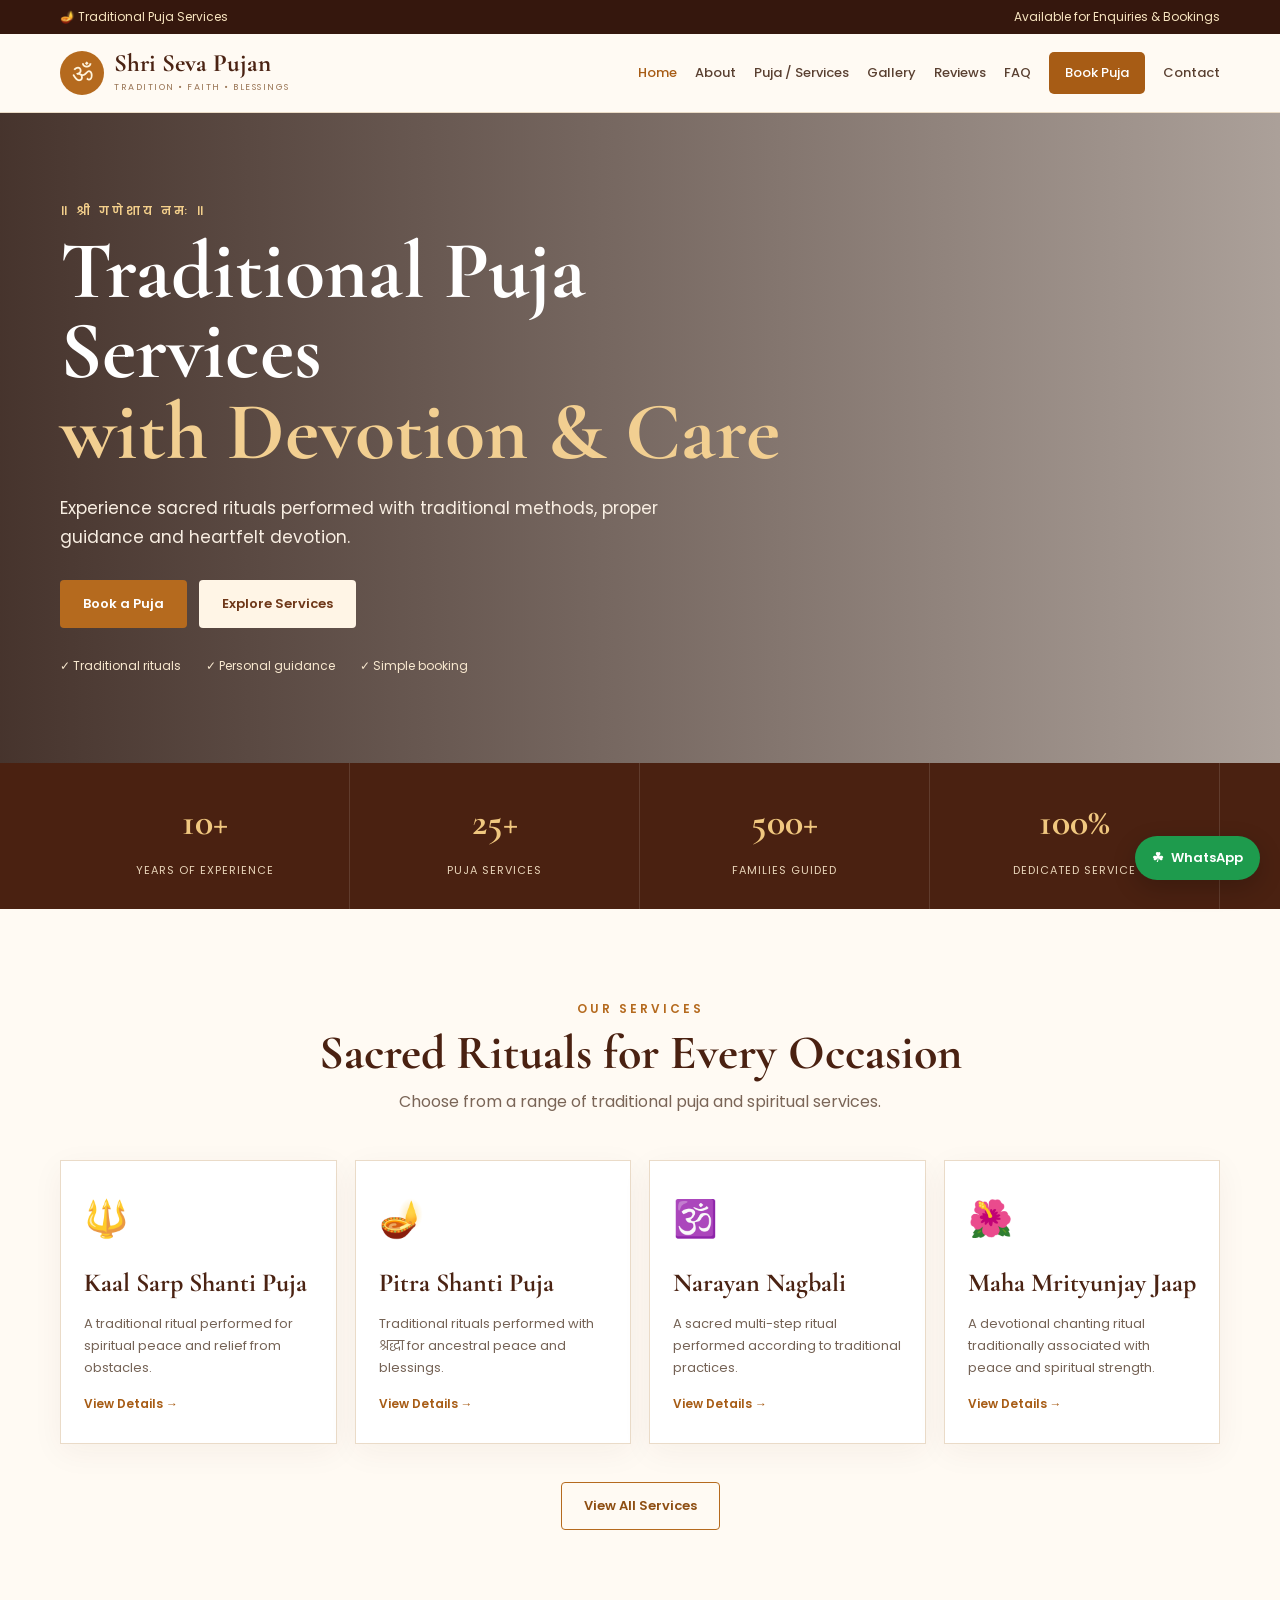
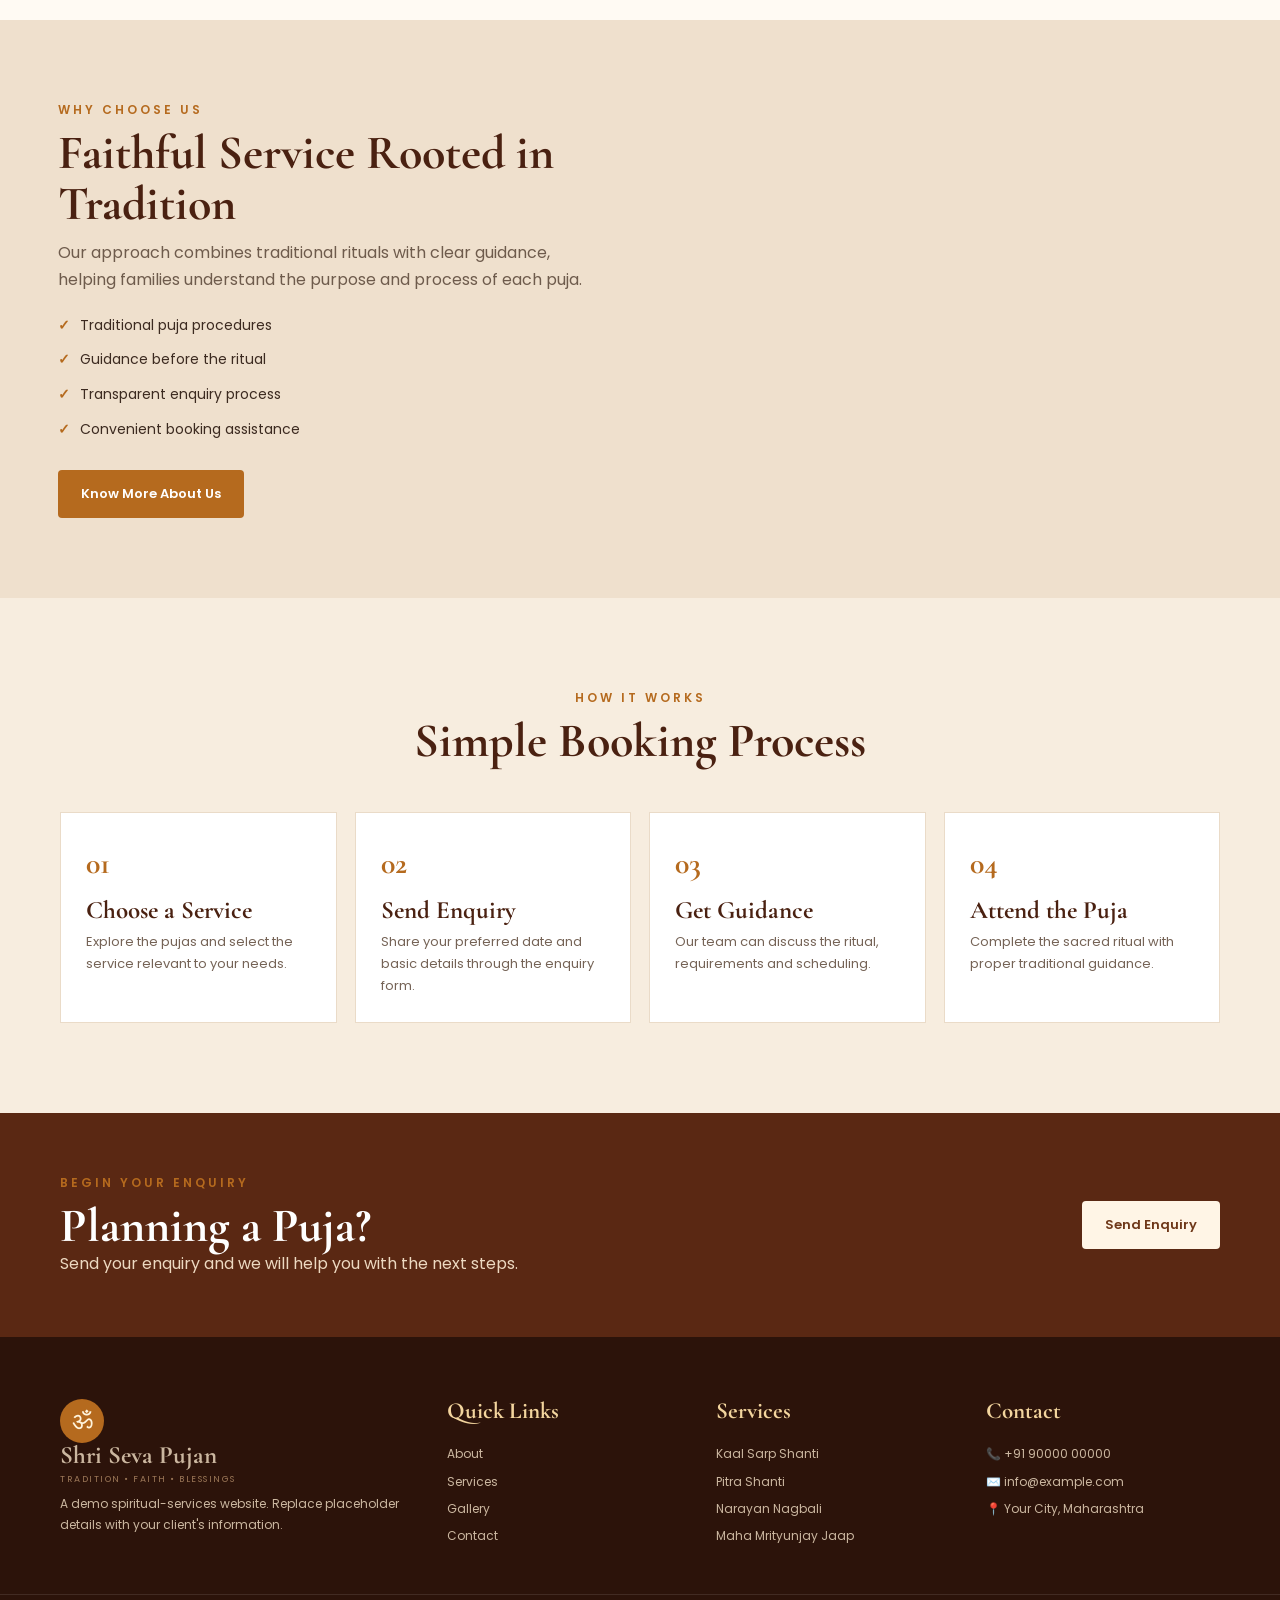
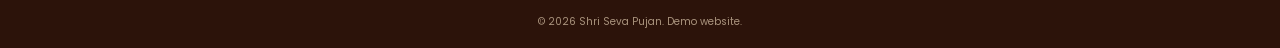
<file: index.html>
<!DOCTYPE html>
<html lang="en">
<head>
<meta charset="UTF-8">
<meta name="viewport" content="width=device-width, initial-scale=1.0">
<meta name="description" content="Traditional Hindu Puja and spiritual services. Book your puja with experienced priests.">
<title>Shri Seva Pujan | Home</title>
<link rel="preconnect" href="https://fonts.googleapis.com">
<link rel="preconnect" href="https://fonts.gstatic.com" crossorigin>
<link href="https://fonts.googleapis.com/css2?family=Cormorant+Garamond:wght@500;600;700&family=Poppins:wght@300;400;500;600;700&display=swap" rel="stylesheet">
<link rel="stylesheet" href="style.css">
</head>
<body>
<div class="topbar"><div class="container topbar-inner"><span>🪔 Traditional Puja Services</span><span>Available for Enquiries & Bookings</span></div></div>
<header class="header">
  <div class="container nav-wrap">
    <a class="brand" href="index.html"><span class="brand-mark">ॐ</span><span><strong>Shri Seva Pujan</strong><small>Tradition • Faith • Blessings</small></span></a>
    <button class="menu-toggle" aria-label="Open menu">☰</button>
    <nav class="nav">
      <a class="active" href="index.html">Home</a>
      <a href="about.html">About</a>
      <a href="services.html">Puja / Services</a>
      <a href="gallery.html">Gallery</a>
      <a href="reviews.html">Reviews</a>
      <a href="faq.html">FAQ</a>
      <a href="booking.html" class="nav-cta">Book Puja</a>
      <a href="contact.html">Contact</a>
    </nav>
  </div>
</header>

<main>
<section class="hero">
  <div class="hero-overlay"></div>
  <div class="container hero-content">
    <div class="eyebrow">॥ श्री गणेशाय नमः ॥</div>
    <h1>Traditional Puja Services<br><span>with Devotion & Care</span></h1>
    <p>Experience sacred rituals performed with traditional methods, proper guidance and heartfelt devotion.</p>
    <div class="hero-actions">
      <a href="booking.html" class="btn btn-primary">Book a Puja</a>
      <a href="services.html" class="btn btn-light">Explore Services</a>
    </div>
    <div class="hero-trust"><span>✓ Traditional rituals</span><span>✓ Personal guidance</span><span>✓ Simple booking</span></div>
  </div>
</section>

<section class="stats">
  <div class="container stats-grid">
    <div><strong>10+</strong><span>Years of Experience</span></div>
    <div><strong>25+</strong><span>Puja Services</span></div>
    <div><strong>500+</strong><span>Families Guided</span></div>
    <div><strong>100%</strong><span>Dedicated Service</span></div>
  </div>
</section>

<section class="section">
  <div class="container">
    <div class="section-heading"><span class="eyebrow">OUR SERVICES</span><h2>Sacred Rituals for Every Occasion</h2><p>Choose from a range of traditional puja and spiritual services.</p></div>
    <div class="service-grid">
      <article class="service-card"><div class="service-icon">🔱</div><h3>Kaal Sarp Shanti Puja</h3><p>A traditional ritual performed for spiritual peace and relief from obstacles.</p><a href="service-kaal-sarp.html">View Details →</a></article>
      <article class="service-card"><div class="service-icon">🪔</div><h3>Pitra Shanti Puja</h3><p>Traditional rituals performed with श्रद्धा for ancestral peace and blessings.</p><a href="service-pitra-shanti.html">View Details →</a></article>
      <article class="service-card"><div class="service-icon">🕉️</div><h3>Narayan Nagbali</h3><p>A sacred multi-step ritual performed according to traditional practices.</p><a href="service-narayan-nagbali.html">View Details →</a></article>
      <article class="service-card"><div class="service-icon">🌺</div><h3>Maha Mrityunjay Jaap</h3><p>A devotional chanting ritual traditionally associated with peace and spiritual strength.</p><a href="service-maha-mrityunjay.html">View Details →</a></article>
    </div>
    <div class="center"><a href="services.html" class="btn btn-outline">View All Services</a></div>
  </div>
</section>

<section class="split-section">
  
  <div class="split-content">
    <span class="eyebrow">WHY CHOOSE US</span>
    <h2>Faithful Service Rooted in Tradition</h2>
    <p>Our approach combines traditional rituals with clear guidance, helping families understand the purpose and process of each puja.</p>
    <ul class="check-list">
      <li><span>✓</span> Traditional puja procedures</li>
      <li><span>✓</span> Guidance before the ritual</li>
      <li><span>✓</span> Transparent enquiry process</li>
      <li><span>✓</span> Convenient booking assistance</li>
    </ul>
    <a href="about.html" class="btn btn-primary">Know More About Us</a>
  </div>
</section>

<section class="section soft-bg">
  <div class="container">
    <div class="section-heading"><span class="eyebrow">HOW IT WORKS</span><h2>Simple Booking Process</h2></div>
    <div class="steps">
      <div class="step"><b>01</b><h3>Choose a Service</h3><p>Explore the pujas and select the service relevant to your needs.</p></div>
      <div class="step"><b>02</b><h3>Send Enquiry</h3><p>Share your preferred date and basic details through the enquiry form.</p></div>
      <div class="step"><b>03</b><h3>Get Guidance</h3><p>Our team can discuss the ritual, requirements and scheduling.</p></div>
      <div class="step"><b>04</b><h3>Attend the Puja</h3><p>Complete the sacred ritual with proper traditional guidance.</p></div>
    </div>
  </div>
</section>

<section class="cta-section">
  <div class="container cta-box"><div><span class="eyebrow">BEGIN YOUR ENQUIRY</span><h2>Planning a Puja?</h2><p>Send your enquiry and we will help you with the next steps.</p></div><a href="booking.html" class="btn btn-light">Send Enquiry</a></div>
</section>
</main>
<footer class="footer"><div class="container footer-grid"><div><a class="brand footer-brand" href="index.html"><span class="brand-mark">ॐ</span><span><strong>Shri Seva Pujan</strong><small>Tradition • Faith • Blessings</small></span></a><p>A demo spiritual-services website. Replace placeholder details with your client's information.</p></div><div><h4>Quick Links</h4><a href="about.html">About</a><a href="services.html">Services</a><a href="gallery.html">Gallery</a><a href="contact.html">Contact</a></div><div><h4>Services</h4><a href="service-kaal-sarp.html">Kaal Sarp Shanti</a><a href="service-pitra-shanti.html">Pitra Shanti</a><a href="service-narayan-nagbali.html">Narayan Nagbali</a><a href="service-maha-mrityunjay.html">Maha Mrityunjay Jaap</a></div><div><h4>Contact</h4><p>📞 +91 90000 00000</p><p>✉️ info@example.com</p><p>📍 Your City, Maharashtra</p></div></div><div class="copyright">© 2026 Shri Seva Pujan. Demo website.</div></footer>
<a class="whatsapp" href="https://wa.me/919000000000?text=Hello%2C%20I%20would%20like%20to%20enquire%20about%20a%20puja." target="_blank" rel="noopener">☘<span>WhatsApp</span></a>
<script src="script.js"></script>
</body>
</html>
</file>
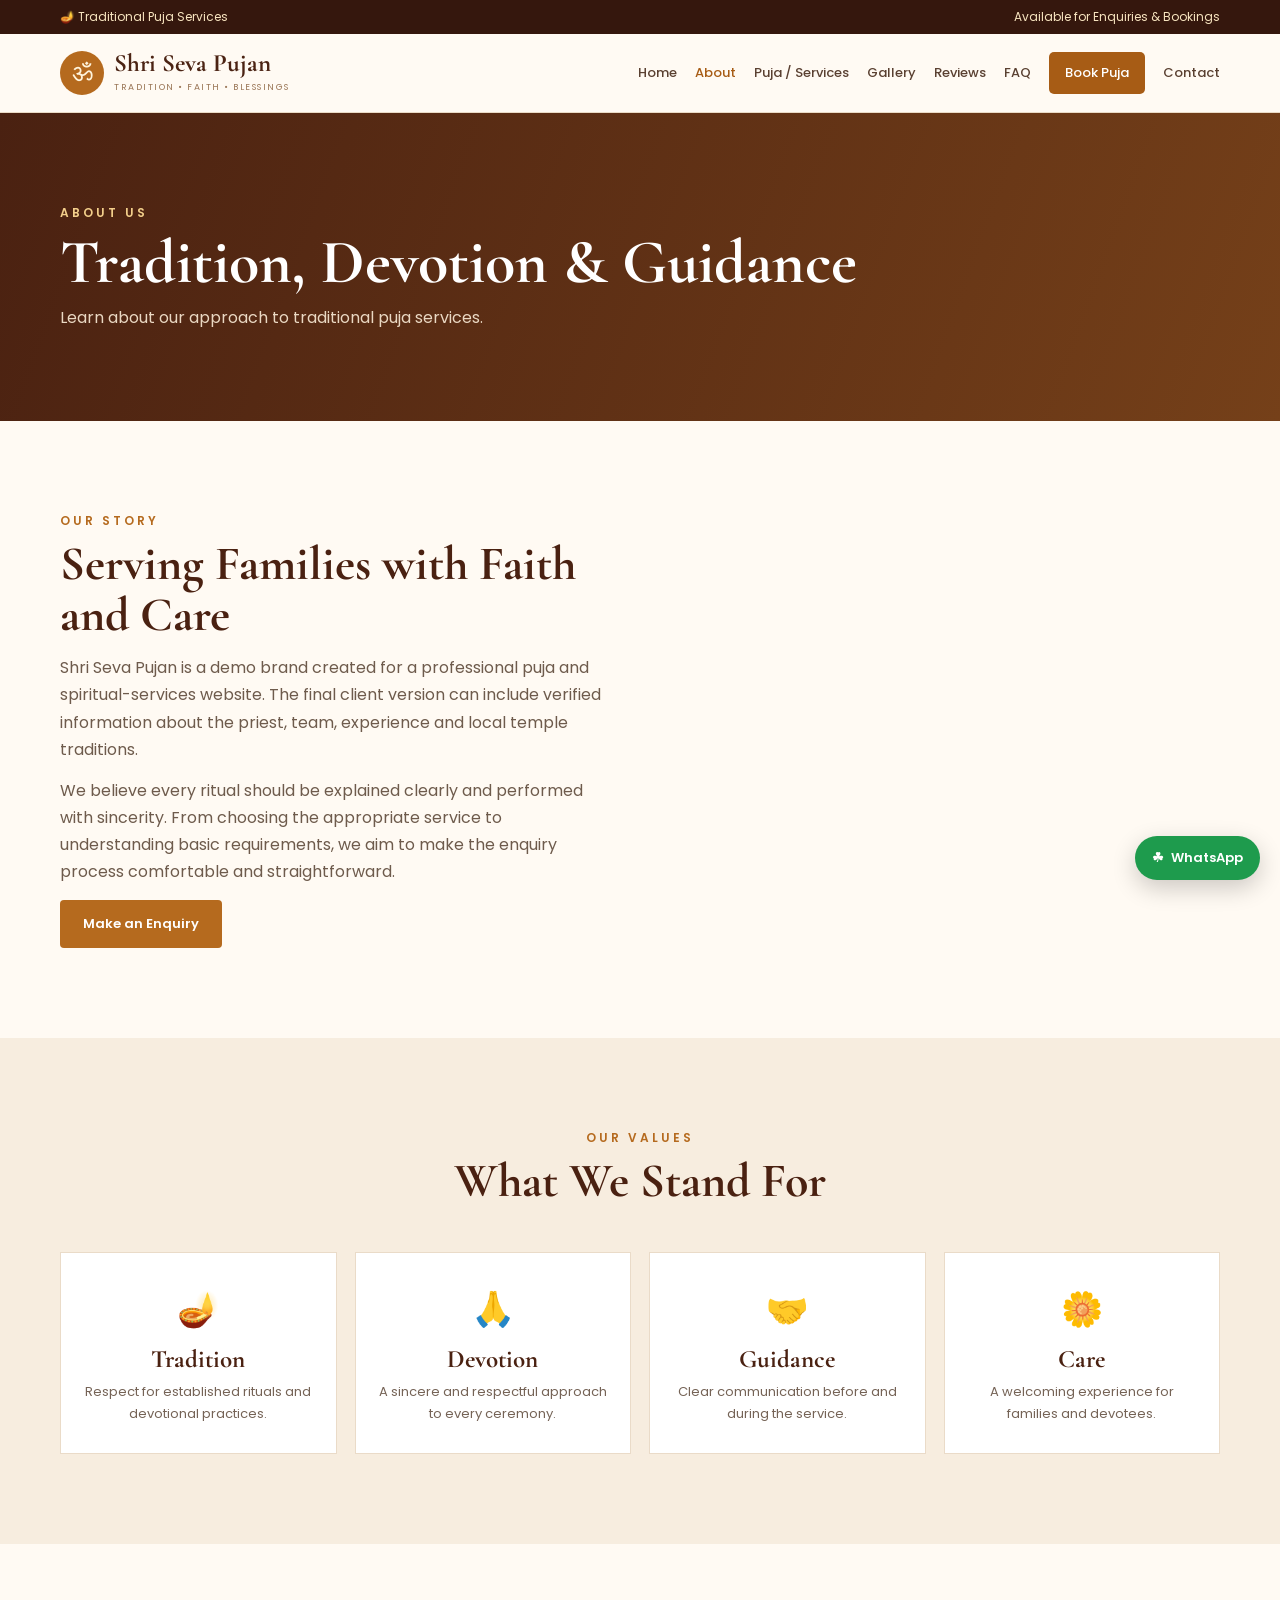
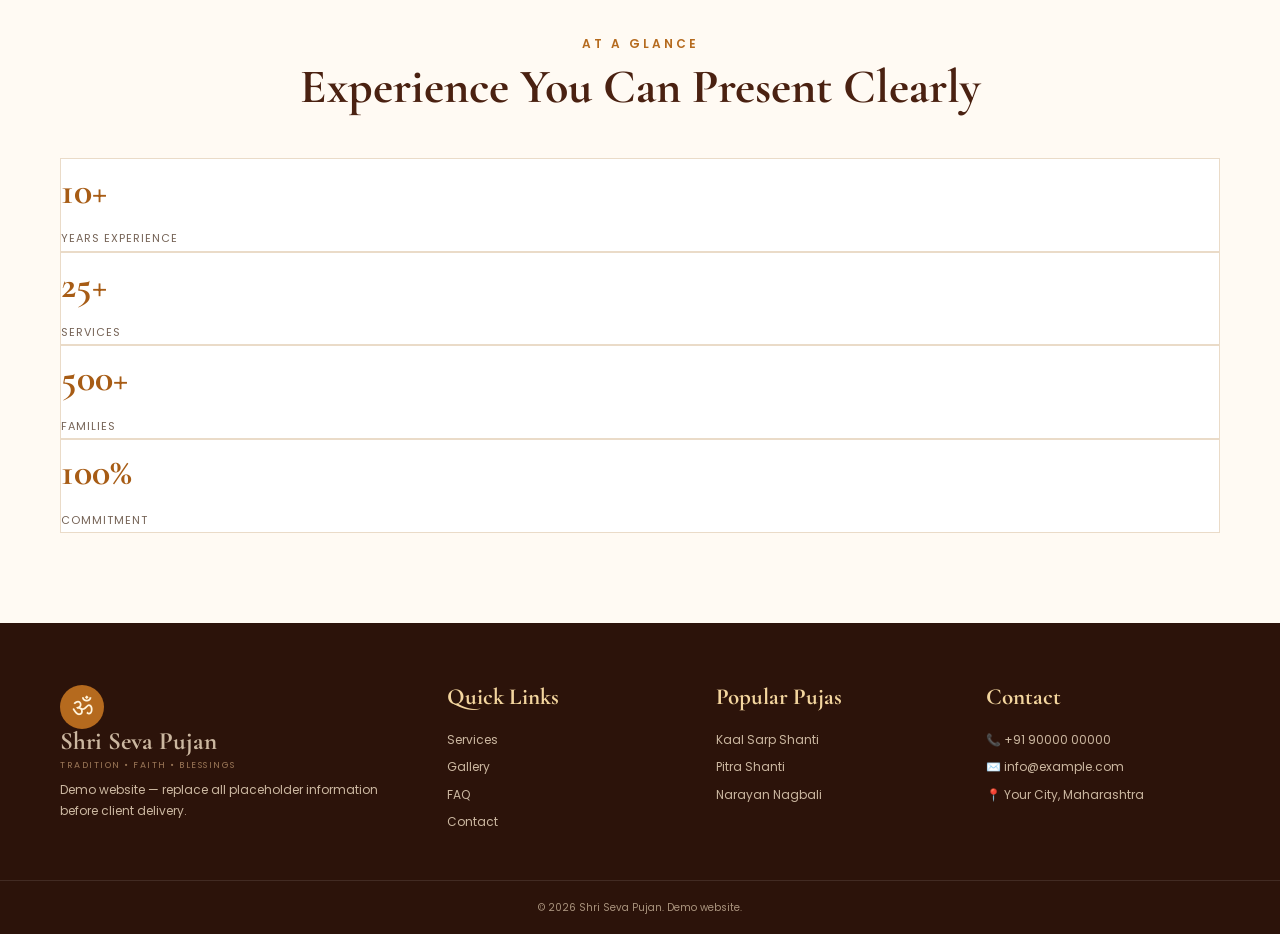
<file: about.html>
<!DOCTYPE html>
<html lang="en"><head><meta charset="UTF-8"><meta name="viewport" content="width=device-width,initial-scale=1.0"><title>About | Shri Seva Pujan</title><link rel="preconnect" href="https://fonts.googleapis.com"><link rel="preconnect" href="https://fonts.gstatic.com" crossorigin><link href="https://fonts.googleapis.com/css2?family=Cormorant+Garamond:wght@500;600;700&family=Poppins:wght@300;400;500;600;700&display=swap" rel="stylesheet"><link rel="stylesheet" href="style.css"></head>
<body>
<div class="topbar"><div class="container topbar-inner"><span>🪔 Traditional Puja Services</span><span>Available for Enquiries & Bookings</span></div></div>
<header class="header"><div class="container nav-wrap"><a class="brand" href="index.html"><span class="brand-mark">ॐ</span><span><strong>Shri Seva Pujan</strong><small>Tradition • Faith • Blessings</small></span></a><button class="menu-toggle">☰</button><nav class="nav"><a href="index.html">Home</a><a class="active" href="about.html">About</a><a href="services.html">Puja / Services</a><a href="gallery.html">Gallery</a><a href="reviews.html">Reviews</a><a href="faq.html">FAQ</a><a href="booking.html" class="nav-cta">Book Puja</a><a href="contact.html">Contact</a></nav></div></header>
<section class="page-hero"><div class="container"><span class="eyebrow">ABOUT US</span><h1>Tradition, Devotion & Guidance</h1><p>Learn about our approach to traditional puja services.</p></div></section>
<main>
<section class="section"><div class="container two-col"><div><span class="eyebrow">OUR STORY</span><h2>Serving Families with Faith and Care</h2><p>Shri Seva Pujan is a demo brand created for a professional puja and spiritual-services website. The final client version can include verified information about the priest, team, experience and local temple traditions.</p><p>We believe every ritual should be explained clearly and performed with sincerity. From choosing the appropriate service to understanding basic requirements, we aim to make the enquiry process comfortable and straightforward.</p><a href="booking.html" class="btn btn-primary">Make an Enquiry</a></div></div></section>
<section class="section soft-bg"><div class="container"><div class="section-heading"><span class="eyebrow">OUR VALUES</span><h2>What We Stand For</h2></div><div class="value-grid"><div class="value-card"><span>🪔</span><h3>Tradition</h3><p>Respect for established rituals and devotional practices.</p></div><div class="value-card"><span>🙏</span><h3>Devotion</h3><p>A sincere and respectful approach to every ceremony.</p></div><div class="value-card"><span>🤝</span><h3>Guidance</h3><p>Clear communication before and during the service.</p></div><div class="value-card"><span>🌼</span><h3>Care</h3><p>A welcoming experience for families and devotees.</p></div></div></div></section>
<section class="section"><div class="container"><div class="section-heading"><span class="eyebrow">AT A GLANCE</span><h2>Experience You Can Present Clearly</h2></div><div class="stats large-stats"><div><strong>10+</strong><span>Years Experience</span></div><div><strong>25+</strong><span>Services</span></div><div><strong>500+</strong><span>Families</span></div><div><strong>100%</strong><span>Commitment</span></div></div></div></section>
</main>
<footer class="footer"><div class="container footer-grid"><div><a class="brand footer-brand" href="index.html"><span class="brand-mark">ॐ</span><span><strong>Shri Seva Pujan</strong><small>Tradition • Faith • Blessings</small></span></a><p>Demo website — replace all placeholder information before client delivery.</p></div><div><h4>Quick Links</h4><a href="services.html">Services</a><a href="gallery.html">Gallery</a><a href="faq.html">FAQ</a><a href="contact.html">Contact</a></div><div><h4>Popular Pujas</h4><a href="service-kaal-sarp.html">Kaal Sarp Shanti</a><a href="service-pitra-shanti.html">Pitra Shanti</a><a href="service-narayan-nagbali.html">Narayan Nagbali</a></div><div><h4>Contact</h4><p>📞 +91 90000 00000</p><p>✉️ info@example.com</p><p>📍 Your City, Maharashtra</p></div></div><div class="copyright">© 2026 Shri Seva Pujan. Demo website.</div></footer><a class="whatsapp" href="https://wa.me/919000000000" target="_blank">☘<span>WhatsApp</span></a><script src="script.js"></script></body></html>
</file>
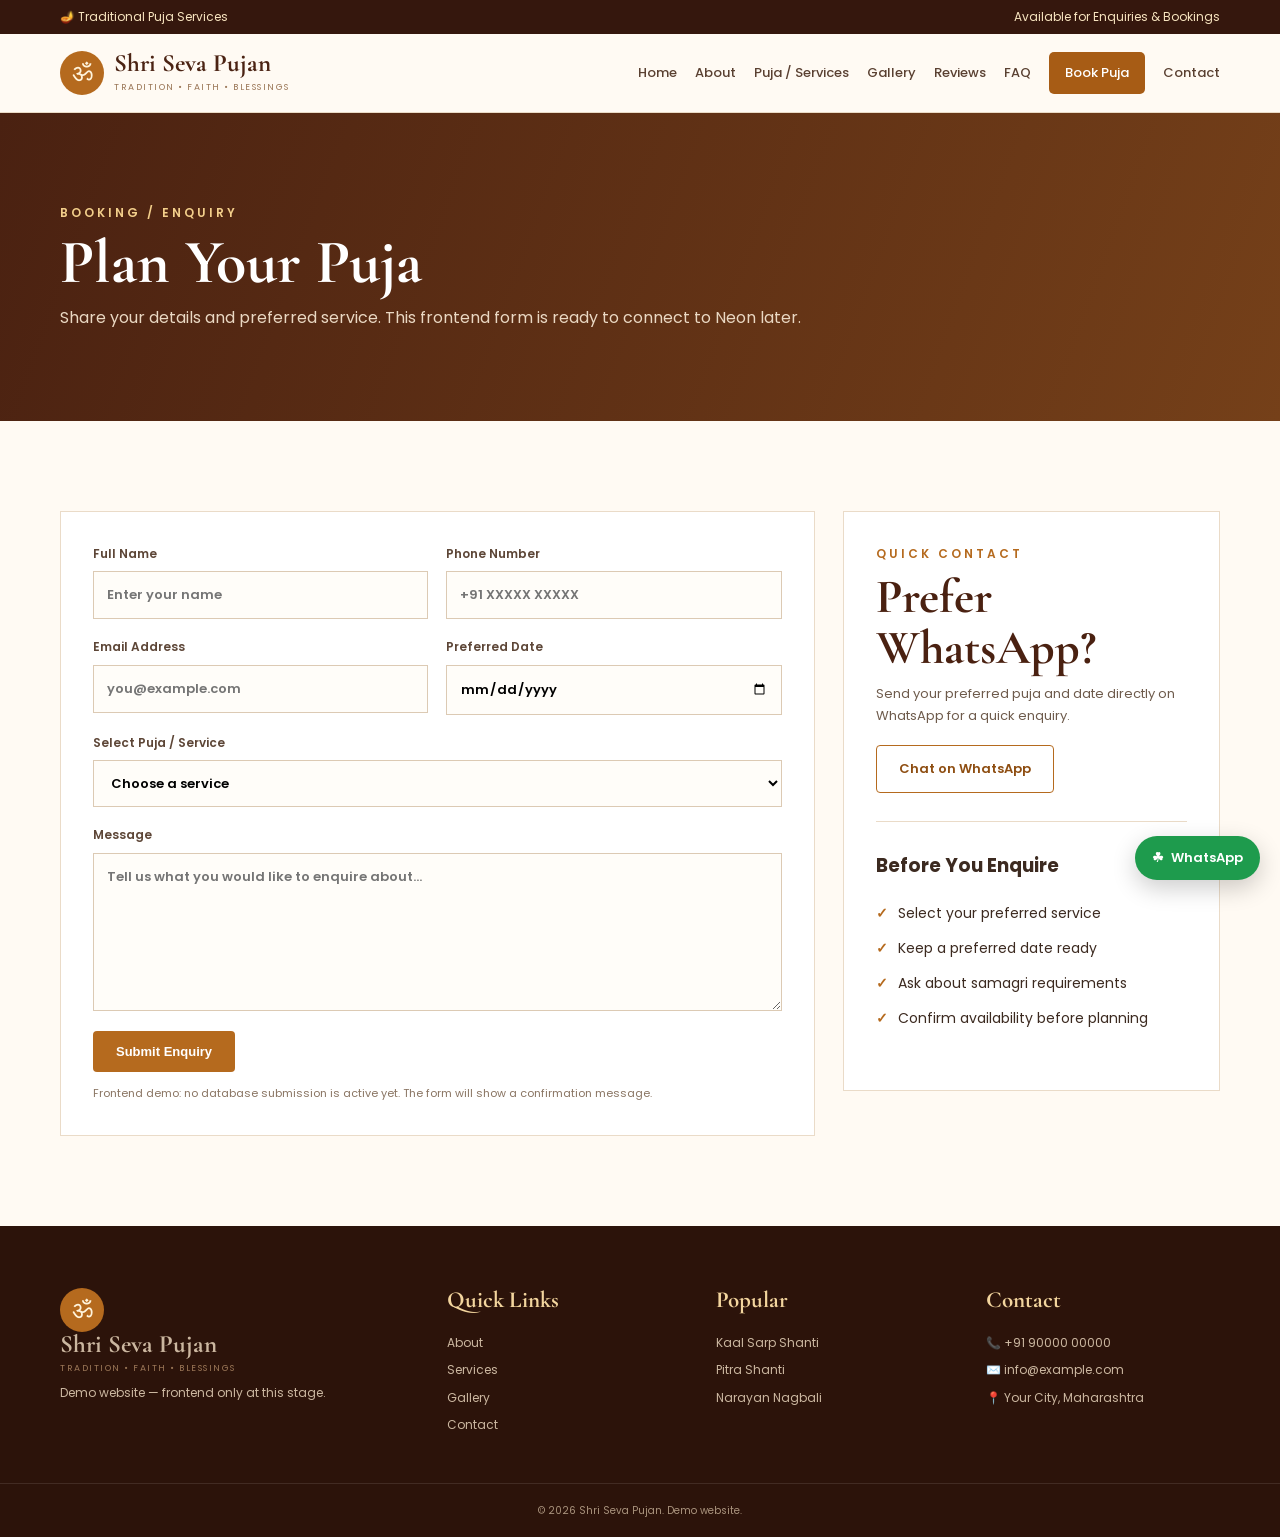
<file: booking.html>
<!DOCTYPE html><html lang="en"><head><meta charset="UTF-8"><meta name="viewport" content="width=device-width,initial-scale=1.0"><title>Booking / Enquiry | Shri Seva Pujan</title><link rel="preconnect" href="https://fonts.googleapis.com"><link rel="preconnect" href="https://fonts.gstatic.com" crossorigin><link href="https://fonts.googleapis.com/css2?family=Cormorant+Garamond:wght@500;600;700&family=Poppins:wght@300;400;500;600;700&display=swap" rel="stylesheet"><link rel="stylesheet" href="style.css"></head><body>
<div class="topbar"><div class="container topbar-inner"><span>🪔 Traditional Puja Services</span><span>Available for Enquiries & Bookings</span></div></div><header class="header"><div class="container nav-wrap"><a class="brand" href="index.html"><span class="brand-mark">ॐ</span><span><strong>Shri Seva Pujan</strong><small>Tradition • Faith • Blessings</small></span></a><button class="menu-toggle">☰</button><nav class="nav"><a href="index.html">Home</a><a href="about.html">About</a><a href="services.html">Puja / Services</a><a href="gallery.html">Gallery</a><a href="reviews.html">Reviews</a><a href="faq.html">FAQ</a><a class="active nav-cta" href="booking.html">Book Puja</a><a href="contact.html">Contact</a></nav></div></header>
<section class="page-hero"><div class="container"><span class="eyebrow">BOOKING / ENQUIRY</span><h1>Plan Your Puja</h1><p>Share your details and preferred service. This frontend form is ready to connect to Neon later.</p></div></section>
<section class="section"><div class="container booking-layout"><div class="form-card"><form id="bookingForm"><div class="form-grid"><label>Full Name<input name="name" type="text" placeholder="Enter your name" required></label><label>Phone Number<input name="phone" type="tel" placeholder="+91 XXXXX XXXXX" required></label><label>Email Address<input name="email" type="email" placeholder="you@example.com"></label><label>Preferred Date<input name="date" type="date"></label><label class="full">Select Puja / Service<select name="service" id="serviceSelect" required><option value="">Choose a service</option><option>Kaal Sarp Shanti Puja</option><option>Pitra Shanti Puja</option><option>Narayan Nagbali</option><option>Maha Mrityunjay Jaap</option><option>Rudrabhishek</option><option>Ganesh Puja</option><option>Navagraha Shanti</option><option>Other / Need Guidance</option></select></label><label class="full">Message<textarea name="message" rows="6" placeholder="Tell us what you would like to enquire about..."></textarea></label></div><button class="btn btn-primary" type="submit">Submit Enquiry</button><p class="form-note">Frontend demo: no database submission is active yet. The form will show a confirmation message.</p><div id="formMessage" class="form-message"></div></form></div><aside class="booking-side"><span class="eyebrow">QUICK CONTACT</span><h2>Prefer WhatsApp?</h2><p>Send your preferred puja and date directly on WhatsApp for a quick enquiry.</p><a class="btn btn-outline" href="https://wa.me/919000000000" target="_blank">Chat on WhatsApp</a><div class="side-divider"></div><h3>Before You Enquire</h3><ul class="check-list"><li><span>✓</span> Select your preferred service</li><li><span>✓</span> Keep a preferred date ready</li><li><span>✓</span> Ask about samagri requirements</li><li><span>✓</span> Confirm availability before planning</li></ul></aside></div></section>
<footer class="footer"><div class="container footer-grid"><div><a class="brand footer-brand" href="index.html"><span class="brand-mark">ॐ</span><span><strong>Shri Seva Pujan</strong><small>Tradition • Faith • Blessings</small></span></a><p>Demo website — frontend only at this stage.</p></div><div><h4>Quick Links</h4><a href="about.html">About</a><a href="services.html">Services</a><a href="gallery.html">Gallery</a><a href="contact.html">Contact</a></div><div><h4>Popular</h4><a href="service-kaal-sarp.html">Kaal Sarp Shanti</a><a href="service-pitra-shanti.html">Pitra Shanti</a><a href="service-narayan-nagbali.html">Narayan Nagbali</a></div><div><h4>Contact</h4><p>📞 +91 90000 00000</p><p>✉️ info@example.com</p><p>📍 Your City, Maharashtra</p></div></div><div class="copyright">© 2026 Shri Seva Pujan. Demo website.</div></footer><a class="whatsapp" href="https://wa.me/919000000000" target="_blank">☘<span>WhatsApp</span></a><script src="script.js"></script></body></html>
</file>
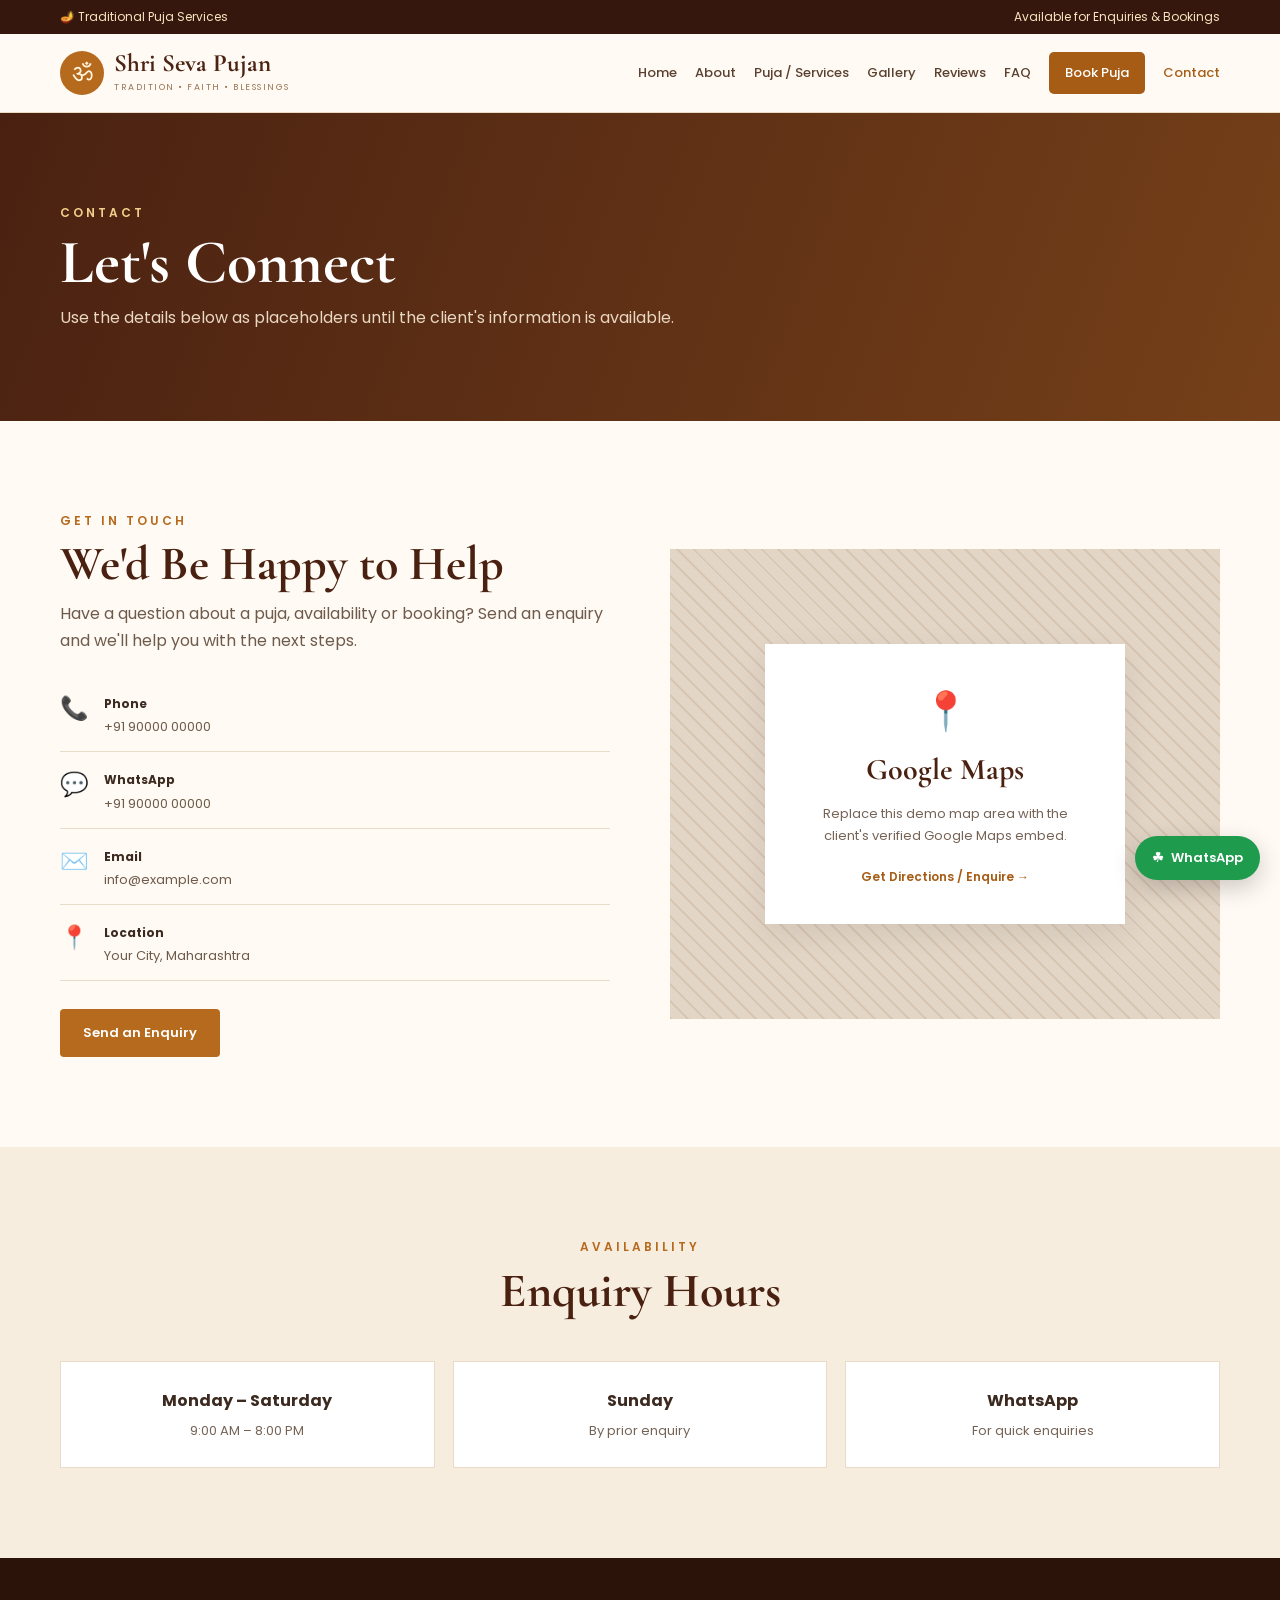
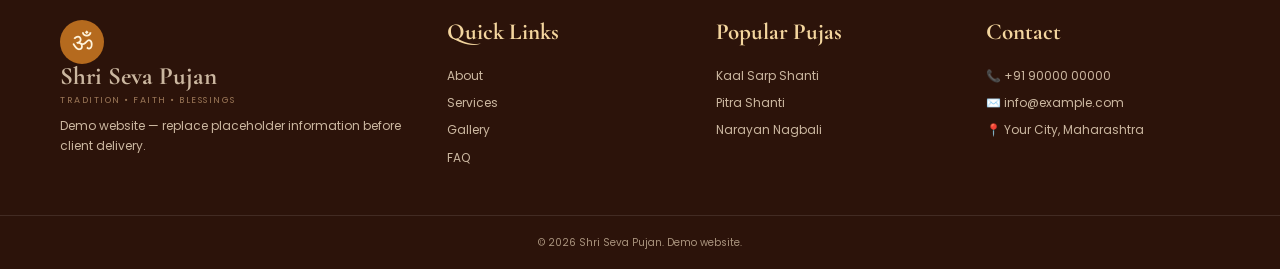
<file: contact.html>
<!DOCTYPE html><html lang="en"><head><meta charset="UTF-8"><meta name="viewport" content="width=device-width,initial-scale=1.0"><title>Contact | Shri Seva Pujan</title><link rel="preconnect" href="https://fonts.googleapis.com"><link rel="preconnect" href="https://fonts.gstatic.com" crossorigin><link href="https://fonts.googleapis.com/css2?family=Cormorant+Garamond:wght@500;600;700&family=Poppins:wght@300;400;500;600;700&display=swap" rel="stylesheet"><link rel="stylesheet" href="style.css"></head><body>
<div class="topbar"><div class="container topbar-inner"><span>🪔 Traditional Puja Services</span><span>Available for Enquiries & Bookings</span></div></div><header class="header"><div class="container nav-wrap"><a class="brand" href="index.html"><span class="brand-mark">ॐ</span><span><strong>Shri Seva Pujan</strong><small>Tradition • Faith • Blessings</small></span></a><button class="menu-toggle">☰</button><nav class="nav"><a href="index.html">Home</a><a href="about.html">About</a><a href="services.html">Puja / Services</a><a href="gallery.html">Gallery</a><a href="reviews.html">Reviews</a><a href="faq.html">FAQ</a><a href="booking.html" class="nav-cta">Book Puja</a><a class="active" href="contact.html">Contact</a></nav></div></header>
<section class="page-hero"><div class="container"><span class="eyebrow">CONTACT</span><h1>Let's Connect</h1><p>Use the details below as placeholders until the client's information is available.</p></div></section>
<section class="section"><div class="container contact-grid"><div><span class="eyebrow">GET IN TOUCH</span><h2>We'd Be Happy to Help</h2><p>Have a question about a puja, availability or booking? Send an enquiry and we'll help you with the next steps.</p><div class="contact-list"><div><span>📞</span><div><b>Phone</b><p>+91 90000 00000</p></div></div><div><span>💬</span><div><b>WhatsApp</b><p>+91 90000 00000</p></div></div><div><span>✉️</span><div><b>Email</b><p>info@example.com</p></div></div><div><span>📍</span><div><b>Location</b><p>Your City, Maharashtra</p></div></div></div><a href="booking.html" class="btn btn-primary">Send an Enquiry</a></div><div class="map-box"><div><span>📍</span><h3>Google Maps</h3><p>Replace this demo map area with the client's verified Google Maps embed.</p><a href="booking.html">Get Directions / Enquire →</a></div></div></div></section>
<section class="section soft-bg"><div class="container"><div class="section-heading"><span class="eyebrow">AVAILABILITY</span><h2>Enquiry Hours</h2></div><div class="hours"><div><b>Monday – Saturday</b><span>9:00 AM – 8:00 PM</span></div><div><b>Sunday</b><span>By prior enquiry</span></div><div><b>WhatsApp</b><span>For quick enquiries</span></div></div></div></section>
<footer class="footer"><div class="container footer-grid"><div><a class="brand footer-brand" href="index.html"><span class="brand-mark">ॐ</span><span><strong>Shri Seva Pujan</strong><small>Tradition • Faith • Blessings</small></span></a><p>Demo website — replace placeholder information before client delivery.</p></div><div><h4>Quick Links</h4><a href="about.html">About</a><a href="services.html">Services</a><a href="gallery.html">Gallery</a><a href="faq.html">FAQ</a></div><div><h4>Popular Pujas</h4><a href="service-kaal-sarp.html">Kaal Sarp Shanti</a><a href="service-pitra-shanti.html">Pitra Shanti</a><a href="service-narayan-nagbali.html">Narayan Nagbali</a></div><div><h4>Contact</h4><p>📞 +91 90000 00000</p><p>✉️ info@example.com</p><p>📍 Your City, Maharashtra</p></div></div><div class="copyright">© 2026 Shri Seva Pujan. Demo website.</div></footer><a class="whatsapp" href="https://wa.me/919000000000" target="_blank">☘<span>WhatsApp</span></a><script src="script.js"></script></body></html>
</file>
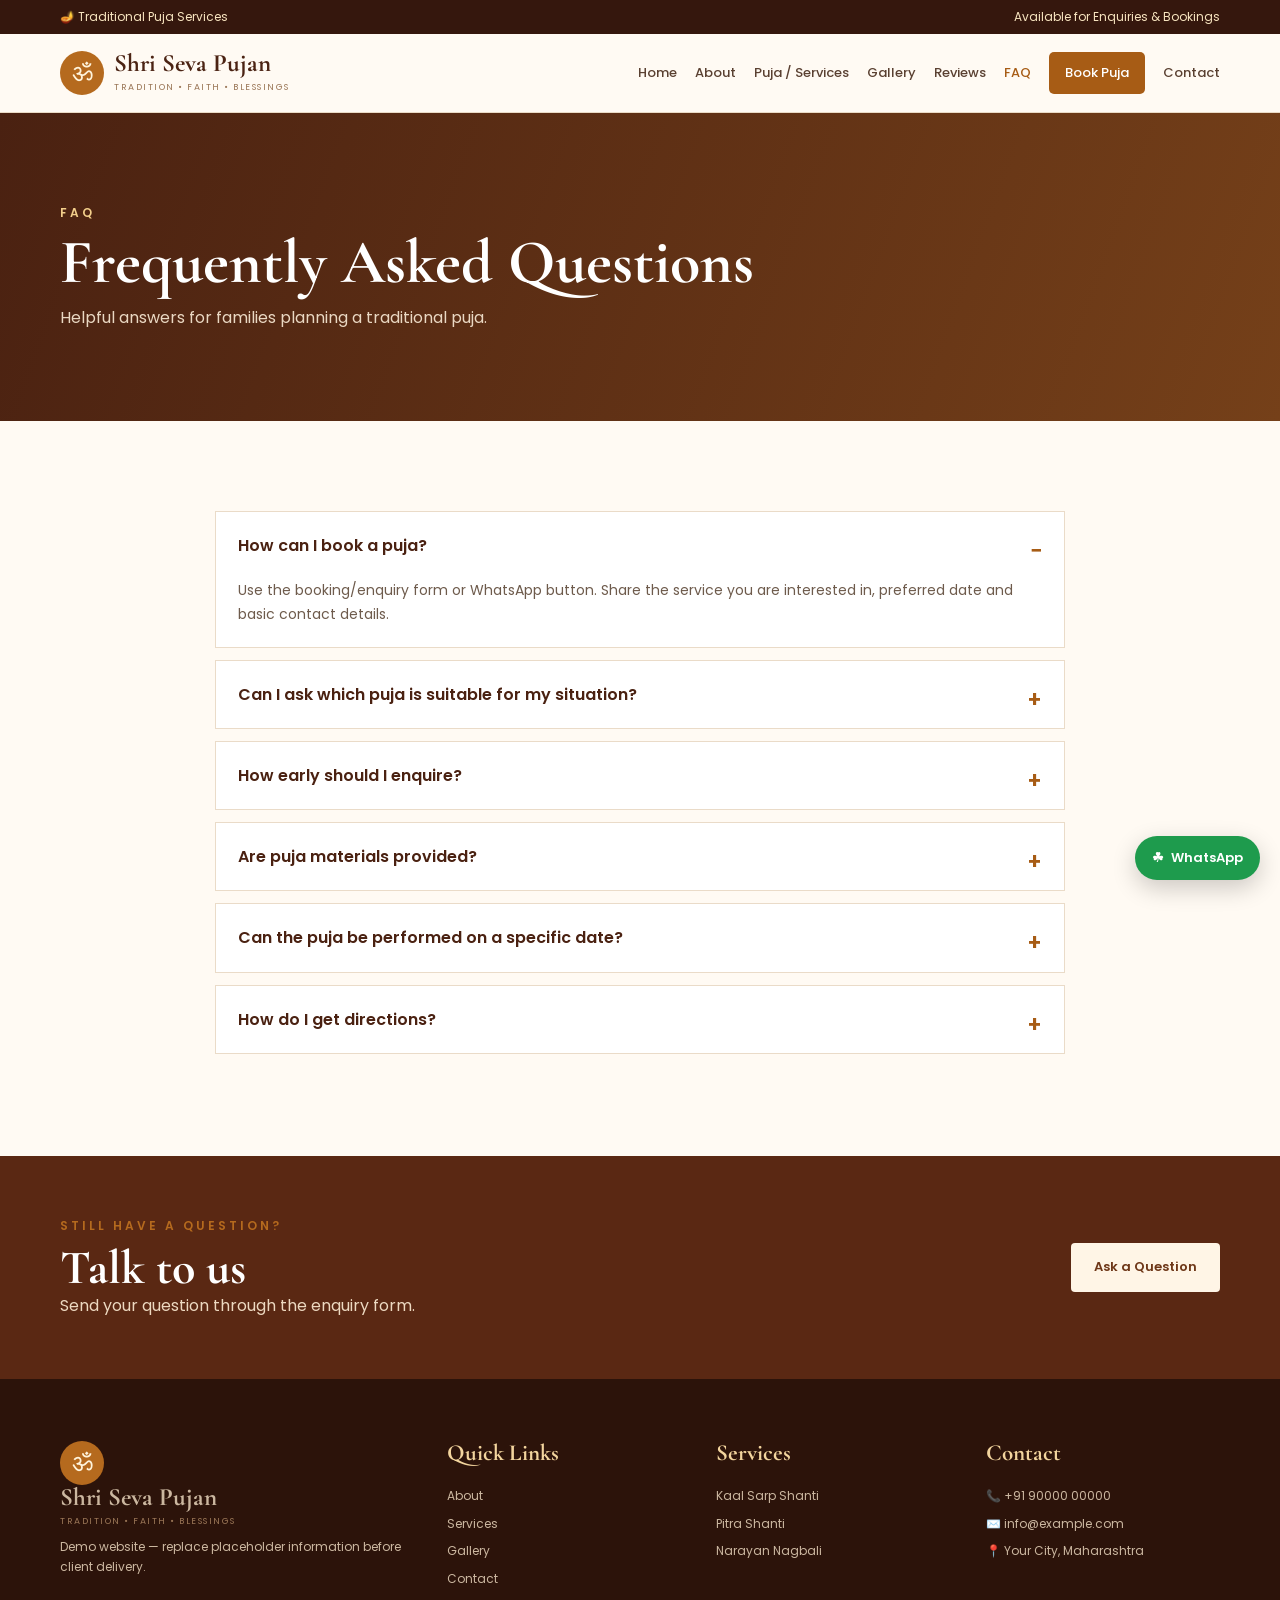
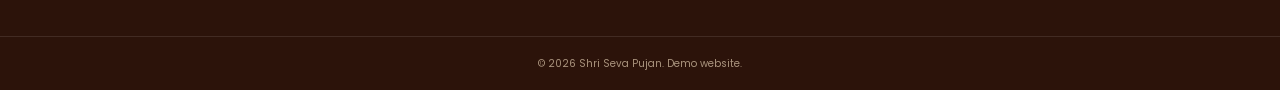
<file: faq.html>
<!DOCTYPE html><html lang="en"><head><meta charset="UTF-8"><meta name="viewport" content="width=device-width,initial-scale=1.0"><title>FAQ | Shri Seva Pujan</title><link rel="preconnect" href="https://fonts.googleapis.com"><link rel="preconnect" href="https://fonts.gstatic.com" crossorigin><link href="https://fonts.googleapis.com/css2?family=Cormorant+Garamond:wght@500;600;700&family=Poppins:wght@300;400;500;600;700&display=swap" rel="stylesheet"><link rel="stylesheet" href="style.css"></head><body>
<div class="topbar"><div class="container topbar-inner"><span>🪔 Traditional Puja Services</span><span>Available for Enquiries & Bookings</span></div></div><header class="header"><div class="container nav-wrap"><a class="brand" href="index.html"><span class="brand-mark">ॐ</span><span><strong>Shri Seva Pujan</strong><small>Tradition • Faith • Blessings</small></span></a><button class="menu-toggle">☰</button><nav class="nav"><a href="index.html">Home</a><a href="about.html">About</a><a href="services.html">Puja / Services</a><a href="gallery.html">Gallery</a><a href="reviews.html">Reviews</a><a class="active" href="faq.html">FAQ</a><a href="booking.html" class="nav-cta">Book Puja</a><a href="contact.html">Contact</a></nav></div></header>
<section class="page-hero"><div class="container"><span class="eyebrow">FAQ</span><h1>Frequently Asked Questions</h1><p>Helpful answers for families planning a traditional puja.</p></div></section>
<section class="section"><div class="container faq-list">
<details open><summary>How can I book a puja?</summary><p>Use the booking/enquiry form or WhatsApp button. Share the service you are interested in, preferred date and basic contact details.</p></details>
<details><summary>Can I ask which puja is suitable for my situation?</summary><p>Yes. The enquiry form can be used to request guidance before selecting a service.</p></details>
<details><summary>How early should I enquire?</summary><p>For the final client website, add the preferred advance-booking period based on actual availability and ceremony requirements.</p></details>
<details><summary>Are puja materials provided?</summary><p>This depends on the service. The final version should clearly state which samagri is included and which items the devotee needs to arrange.</p></details>
<details><summary>Can the puja be performed on a specific date?</summary><p>Dates are subject to ritual requirements and availability. Send an enquiry with your preferred date.</p></details>
<details><summary>How do I get directions?</summary><p>The contact page can include a Google Maps embed once the client's verified location is available.</p></details>
</div></section>
<section class="cta-section"><div class="container cta-box"><div><span class="eyebrow">STILL HAVE A QUESTION?</span><h2>Talk to us</h2><p>Send your question through the enquiry form.</p></div><a href="booking.html" class="btn btn-light">Ask a Question</a></div></section>
<footer class="footer"><div class="container footer-grid"><div><a class="brand footer-brand" href="index.html"><span class="brand-mark">ॐ</span><span><strong>Shri Seva Pujan</strong><small>Tradition • Faith • Blessings</small></span></a><p>Demo website — replace placeholder information before client delivery.</p></div><div><h4>Quick Links</h4><a href="about.html">About</a><a href="services.html">Services</a><a href="gallery.html">Gallery</a><a href="contact.html">Contact</a></div><div><h4>Services</h4><a href="service-kaal-sarp.html">Kaal Sarp Shanti</a><a href="service-pitra-shanti.html">Pitra Shanti</a><a href="service-narayan-nagbali.html">Narayan Nagbali</a></div><div><h4>Contact</h4><p>📞 +91 90000 00000</p><p>✉️ info@example.com</p><p>📍 Your City, Maharashtra</p></div></div><div class="copyright">© 2026 Shri Seva Pujan. Demo website.</div></footer><a class="whatsapp" href="https://wa.me/919000000000" target="_blank">☘<span>WhatsApp</span></a><script src="script.js"></script></body></html>
</file>
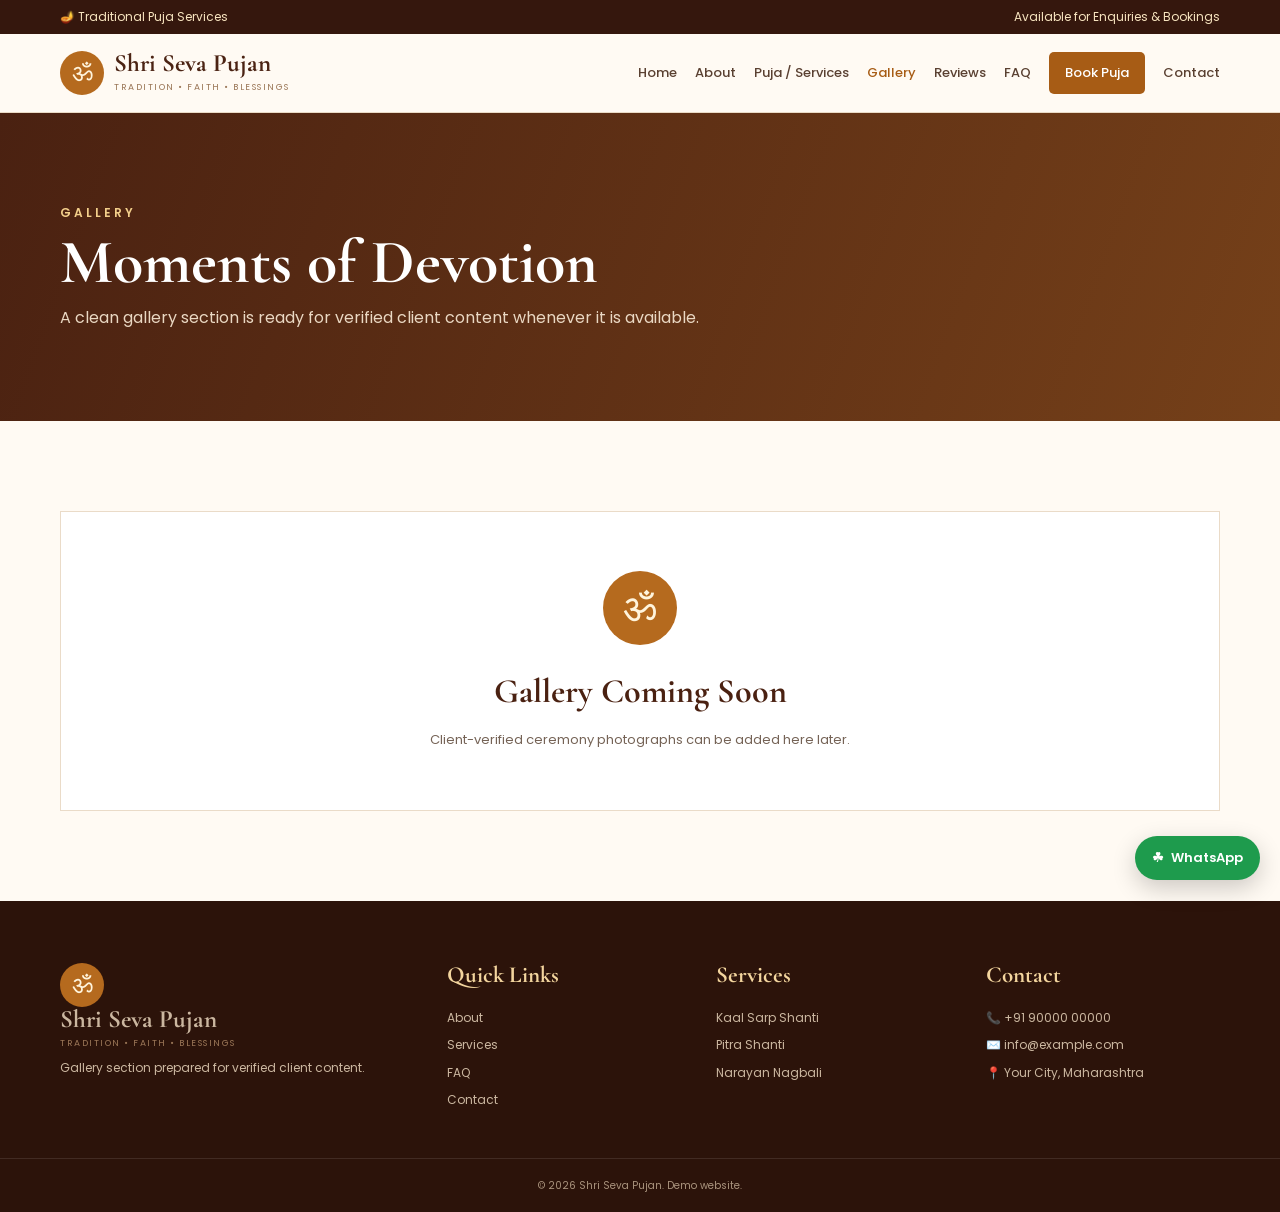
<file: gallery.html>
<!DOCTYPE html><html lang="en"><head><meta charset="UTF-8"><meta name="viewport" content="width=device-width,initial-scale=1.0"><title>Gallery | Shri Seva Pujan</title><link rel="preconnect" href="https://fonts.googleapis.com"><link rel="preconnect" href="https://fonts.gstatic.com" crossorigin><link href="https://fonts.googleapis.com/css2?family=Cormorant+Garamond:wght@500;600;700&family=Poppins:wght@300;400;500;600;700&display=swap" rel="stylesheet"><link rel="stylesheet" href="style.css"></head><body>
<div class="topbar"><div class="container topbar-inner"><span>🪔 Traditional Puja Services</span><span>Available for Enquiries & Bookings</span></div></div><header class="header"><div class="container nav-wrap"><a class="brand" href="index.html"><span class="brand-mark">ॐ</span><span><strong>Shri Seva Pujan</strong><small>Tradition • Faith • Blessings</small></span></a><button class="menu-toggle">☰</button><nav class="nav"><a href="index.html">Home</a><a href="about.html">About</a><a href="services.html">Puja / Services</a><a class="active" href="gallery.html">Gallery</a><a href="reviews.html">Reviews</a><a href="faq.html">FAQ</a><a href="booking.html" class="nav-cta">Book Puja</a><a href="contact.html">Contact</a></nav></div></header>
<section class="page-hero"><div class="container"><span class="eyebrow">GALLERY</span><h1>Moments of Devotion</h1><p>A clean gallery section is ready for verified client content whenever it is available.</p></div></section>
<section class="section"><div class="container"><div class="no-photo-gallery"><div><span>ॐ</span><h3>Gallery Coming Soon</h3><p>Client-verified ceremony photographs can be added here later.</p></div></div></div></section>
<footer class="footer"><div class="container footer-grid"><div><a class="brand footer-brand" href="index.html"><span class="brand-mark">ॐ</span><span><strong>Shri Seva Pujan</strong><small>Tradition • Faith • Blessings</small></span></a><p>Gallery section prepared for verified client content.</p></div><div><h4>Quick Links</h4><a href="about.html">About</a><a href="services.html">Services</a><a href="faq.html">FAQ</a><a href="contact.html">Contact</a></div><div><h4>Services</h4><a href="service-kaal-sarp.html">Kaal Sarp Shanti</a><a href="service-pitra-shanti.html">Pitra Shanti</a><a href="service-narayan-nagbali.html">Narayan Nagbali</a></div><div><h4>Contact</h4><p>📞 +91 90000 00000</p><p>✉️ info@example.com</p><p>📍 Your City, Maharashtra</p></div></div><div class="copyright">© 2026 Shri Seva Pujan. Demo website.</div></footer><a class="whatsapp" href="https://wa.me/919000000000" target="_blank">☘<span>WhatsApp</span></a><script src="script.js"></script></body></html>
</file>
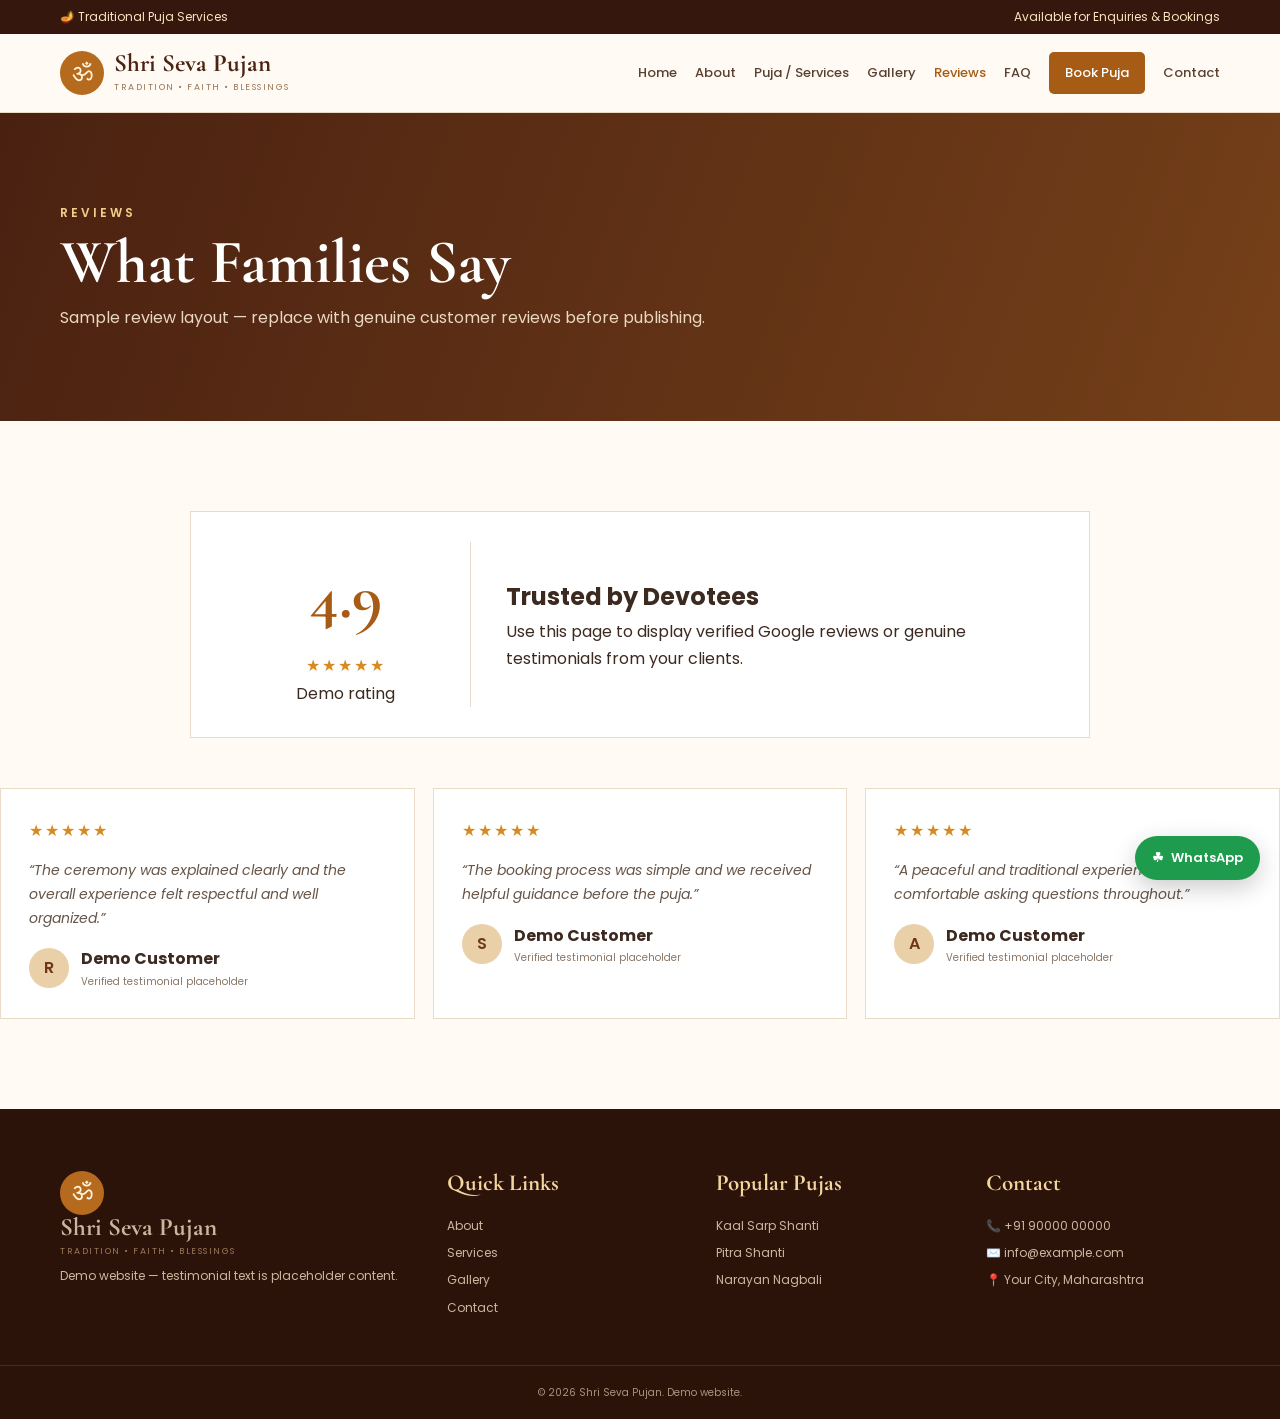
<file: reviews.html>
<!DOCTYPE html><html lang="en"><head><meta charset="UTF-8"><meta name="viewport" content="width=device-width,initial-scale=1.0"><title>Reviews | Shri Seva Pujan</title><link rel="preconnect" href="https://fonts.googleapis.com"><link rel="preconnect" href="https://fonts.gstatic.com" crossorigin><link href="https://fonts.googleapis.com/css2?family=Cormorant+Garamond:wght@500;600;700&family=Poppins:wght@300;400;500;600;700&display=swap" rel="stylesheet"><link rel="stylesheet" href="style.css"></head><body>
<div class="topbar"><div class="container topbar-inner"><span>🪔 Traditional Puja Services</span><span>Available for Enquiries & Bookings</span></div></div><header class="header"><div class="container nav-wrap"><a class="brand" href="index.html"><span class="brand-mark">ॐ</span><span><strong>Shri Seva Pujan</strong><small>Tradition • Faith • Blessings</small></span></a><button class="menu-toggle">☰</button><nav class="nav"><a href="index.html">Home</a><a href="about.html">About</a><a href="services.html">Puja / Services</a><a href="gallery.html">Gallery</a><a class="active" href="reviews.html">Reviews</a><a href="faq.html">FAQ</a><a href="booking.html" class="nav-cta">Book Puja</a><a href="contact.html">Contact</a></nav></div></header>
<section class="page-hero"><div class="container"><span class="eyebrow">REVIEWS</span><h1>What Families Say</h1><p>Sample review layout — replace with genuine customer reviews before publishing.</p></div></section>
<section class="section"><div class="container review-summary"><div><strong>4.9</strong><div class="stars">★★★★★</div><p>Demo rating</p></div><div><h2>Trusted by Devotees</h2><p>Use this page to display verified Google reviews or genuine testimonials from your clients.</p></div></div><div class="review-grid">
<article class="review-card"><div class="stars">★★★★★</div><p>“The ceremony was explained clearly and the overall experience felt respectful and well organized.”</p><div class="reviewer"><span>R</span><div><b>Demo Customer</b><small>Verified testimonial placeholder</small></div></div></article>
<article class="review-card"><div class="stars">★★★★★</div><p>“The booking process was simple and we received helpful guidance before the puja.”</p><div class="reviewer"><span>S</span><div><b>Demo Customer</b><small>Verified testimonial placeholder</small></div></div></article>
<article class="review-card"><div class="stars">★★★★★</div><p>“A peaceful and traditional experience. We were comfortable asking questions throughout.”</p><div class="reviewer"><span>A</span><div><b>Demo Customer</b><small>Verified testimonial placeholder</small></div></div></article>
</div></div></section>
<footer class="footer"><div class="container footer-grid"><div><a class="brand footer-brand" href="index.html"><span class="brand-mark">ॐ</span><span><strong>Shri Seva Pujan</strong><small>Tradition • Faith • Blessings</small></span></a><p>Demo website — testimonial text is placeholder content.</p></div><div><h4>Quick Links</h4><a href="about.html">About</a><a href="services.html">Services</a><a href="gallery.html">Gallery</a><a href="contact.html">Contact</a></div><div><h4>Popular Pujas</h4><a href="service-kaal-sarp.html">Kaal Sarp Shanti</a><a href="service-pitra-shanti.html">Pitra Shanti</a><a href="service-narayan-nagbali.html">Narayan Nagbali</a></div><div><h4>Contact</h4><p>📞 +91 90000 00000</p><p>✉️ info@example.com</p><p>📍 Your City, Maharashtra</p></div></div><div class="copyright">© 2026 Shri Seva Pujan. Demo website.</div></footer><a class="whatsapp" href="https://wa.me/919000000000" target="_blank">☘<span>WhatsApp</span></a><script src="script.js"></script></body></html>
</file>
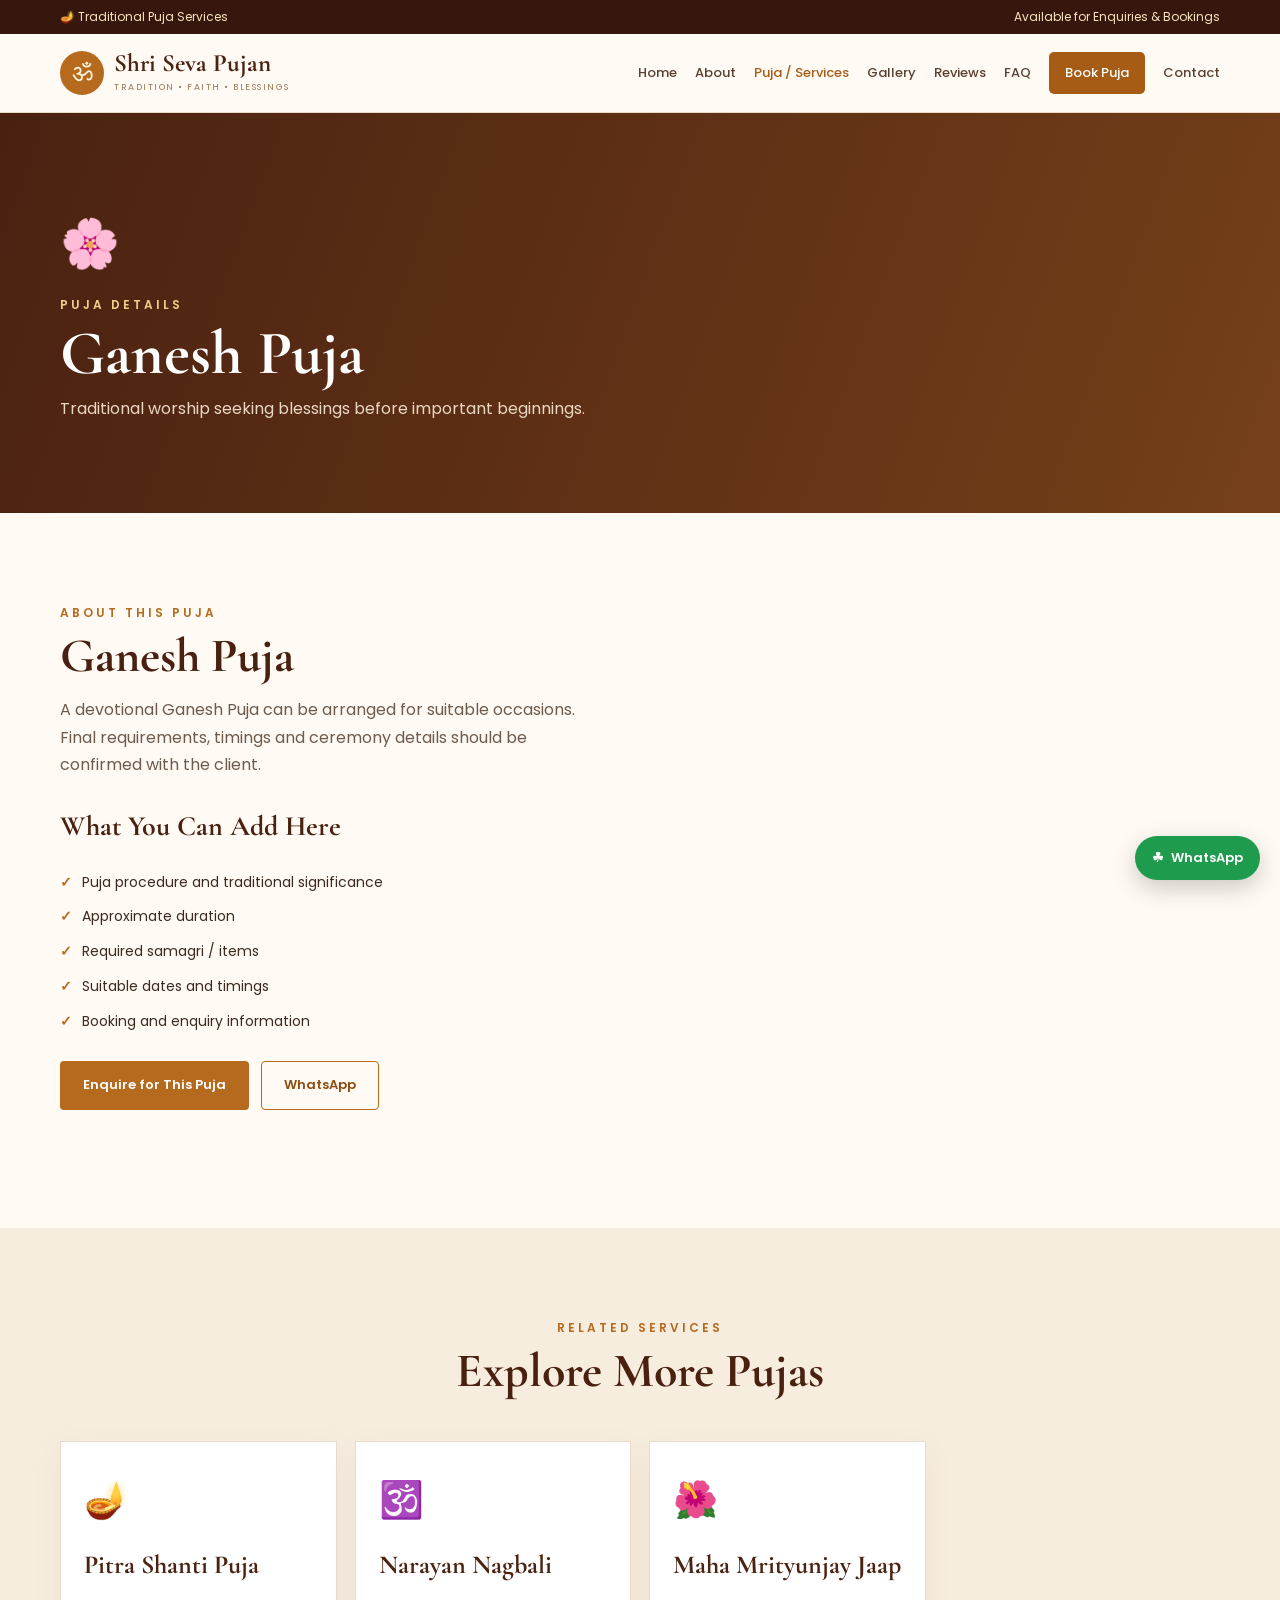
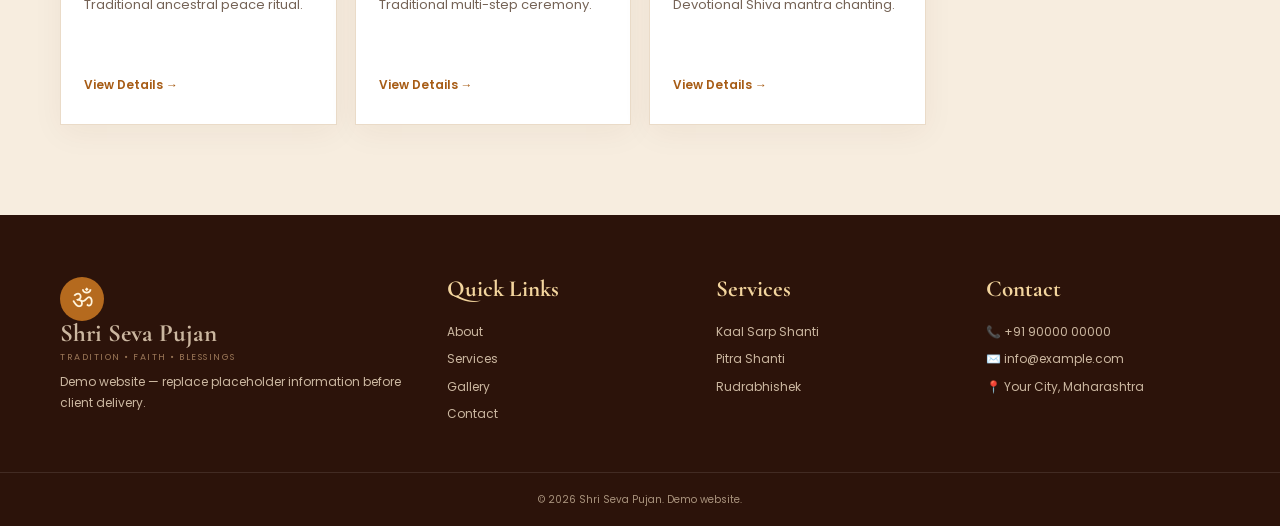
<file: service-ganesh-puja.html>
<!DOCTYPE html><html lang="en"><head><meta charset="UTF-8"><meta name="viewport" content="width=device-width,initial-scale=1.0"><title>Ganesh Puja | Shri Seva Pujan</title><link rel="preconnect" href="https://fonts.googleapis.com"><link rel="preconnect" href="https://fonts.gstatic.com" crossorigin><link href="https://fonts.googleapis.com/css2?family=Cormorant+Garamond:wght@500;600;700&family=Poppins:wght@300;400;500;600;700&display=swap" rel="stylesheet"><link rel="stylesheet" href="style.css"></head><body>
<div class="topbar"><div class="container topbar-inner"><span>🪔 Traditional Puja Services</span><span>Available for Enquiries & Bookings</span></div></div><header class="header"><div class="container nav-wrap"><a class="brand" href="index.html"><span class="brand-mark">ॐ</span><span><strong>Shri Seva Pujan</strong><small>Tradition • Faith • Blessings</small></span></a><button class="menu-toggle">☰</button><nav class="nav"><a href="index.html">Home</a><a href="about.html">About</a><a class="active" href="services.html">Puja / Services</a><a href="gallery.html">Gallery</a><a href="reviews.html">Reviews</a><a href="faq.html">FAQ</a><a href="booking.html" class="nav-cta">Book Puja</a><a href="contact.html">Contact</a></nav></div></header>
<section class="page-hero"><div class="container"><span class="service-big-icon">🌸</span><span class="eyebrow">PUJA DETAILS</span><h1>Ganesh Puja</h1><p>Traditional worship seeking blessings before important beginnings.</p></div></section>
<section class="section"><div class="container service-detail"><div><span class="eyebrow">ABOUT THIS PUJA</span><h2>Ganesh Puja</h2><p>A devotional Ganesh Puja can be arranged for suitable occasions. Final requirements, timings and ceremony details should be confirmed with the client.</p><h3>What You Can Add Here</h3><ul class="check-list"><li><span>✓</span> Puja procedure and traditional significance</li><li><span>✓</span> Approximate duration</li><li><span>✓</span> Required samagri / items</li><li><span>✓</span> Suitable dates and timings</li><li><span>✓</span> Booking and enquiry information</li></ul><div class="hero-actions"><a href="booking.html?service=Ganesh%20Puja" class="btn btn-primary">Enquire for This Puja</a><a href="https://wa.me/919000000000?text=Hello%2C%20I%20want%20to%20enquire%20about%20Ganesh%20Puja" class="btn btn-outline" target="_blank">WhatsApp</a></div></div></div></section>
<section class="section soft-bg"><div class="container"><div class="section-heading"><span class="eyebrow">RELATED SERVICES</span><h2>Explore More Pujas</h2></div><div class="service-grid"><article class="service-card"><div class="service-icon">🪔</div><h3>Pitra Shanti Puja</h3><p>Traditional ancestral peace ritual.</p><a href="service-pitra-shanti.html">View Details →</a></article><article class="service-card"><div class="service-icon">🕉️</div><h3>Narayan Nagbali</h3><p>Traditional multi-step ceremony.</p><a href="service-narayan-nagbali.html">View Details →</a></article><article class="service-card"><div class="service-icon">🌺</div><h3>Maha Mrityunjay Jaap</h3><p>Devotional Shiva mantra chanting.</p><a href="service-maha-mrityunjay.html">View Details →</a></article></div></div></section>
<footer class="footer"><div class="container footer-grid"><div><a class="brand footer-brand" href="index.html"><span class="brand-mark">ॐ</span><span><strong>Shri Seva Pujan</strong><small>Tradition • Faith • Blessings</small></span></a><p>Demo website — replace placeholder information before client delivery.</p></div><div><h4>Quick Links</h4><a href="about.html">About</a><a href="services.html">Services</a><a href="gallery.html">Gallery</a><a href="contact.html">Contact</a></div><div><h4>Services</h4><a href="service-kaal-sarp.html">Kaal Sarp Shanti</a><a href="service-pitra-shanti.html">Pitra Shanti</a><a href="service-rudrabhishek.html">Rudrabhishek</a></div><div><h4>Contact</h4><p>📞 +91 90000 00000</p><p>✉️ info@example.com</p><p>📍 Your City, Maharashtra</p></div></div><div class="copyright">© 2026 Shri Seva Pujan. Demo website.</div></footer><a class="whatsapp" href="https://wa.me/919000000000" target="_blank">☘<span>WhatsApp</span></a><script src="script.js"></script></body></html>
</file>
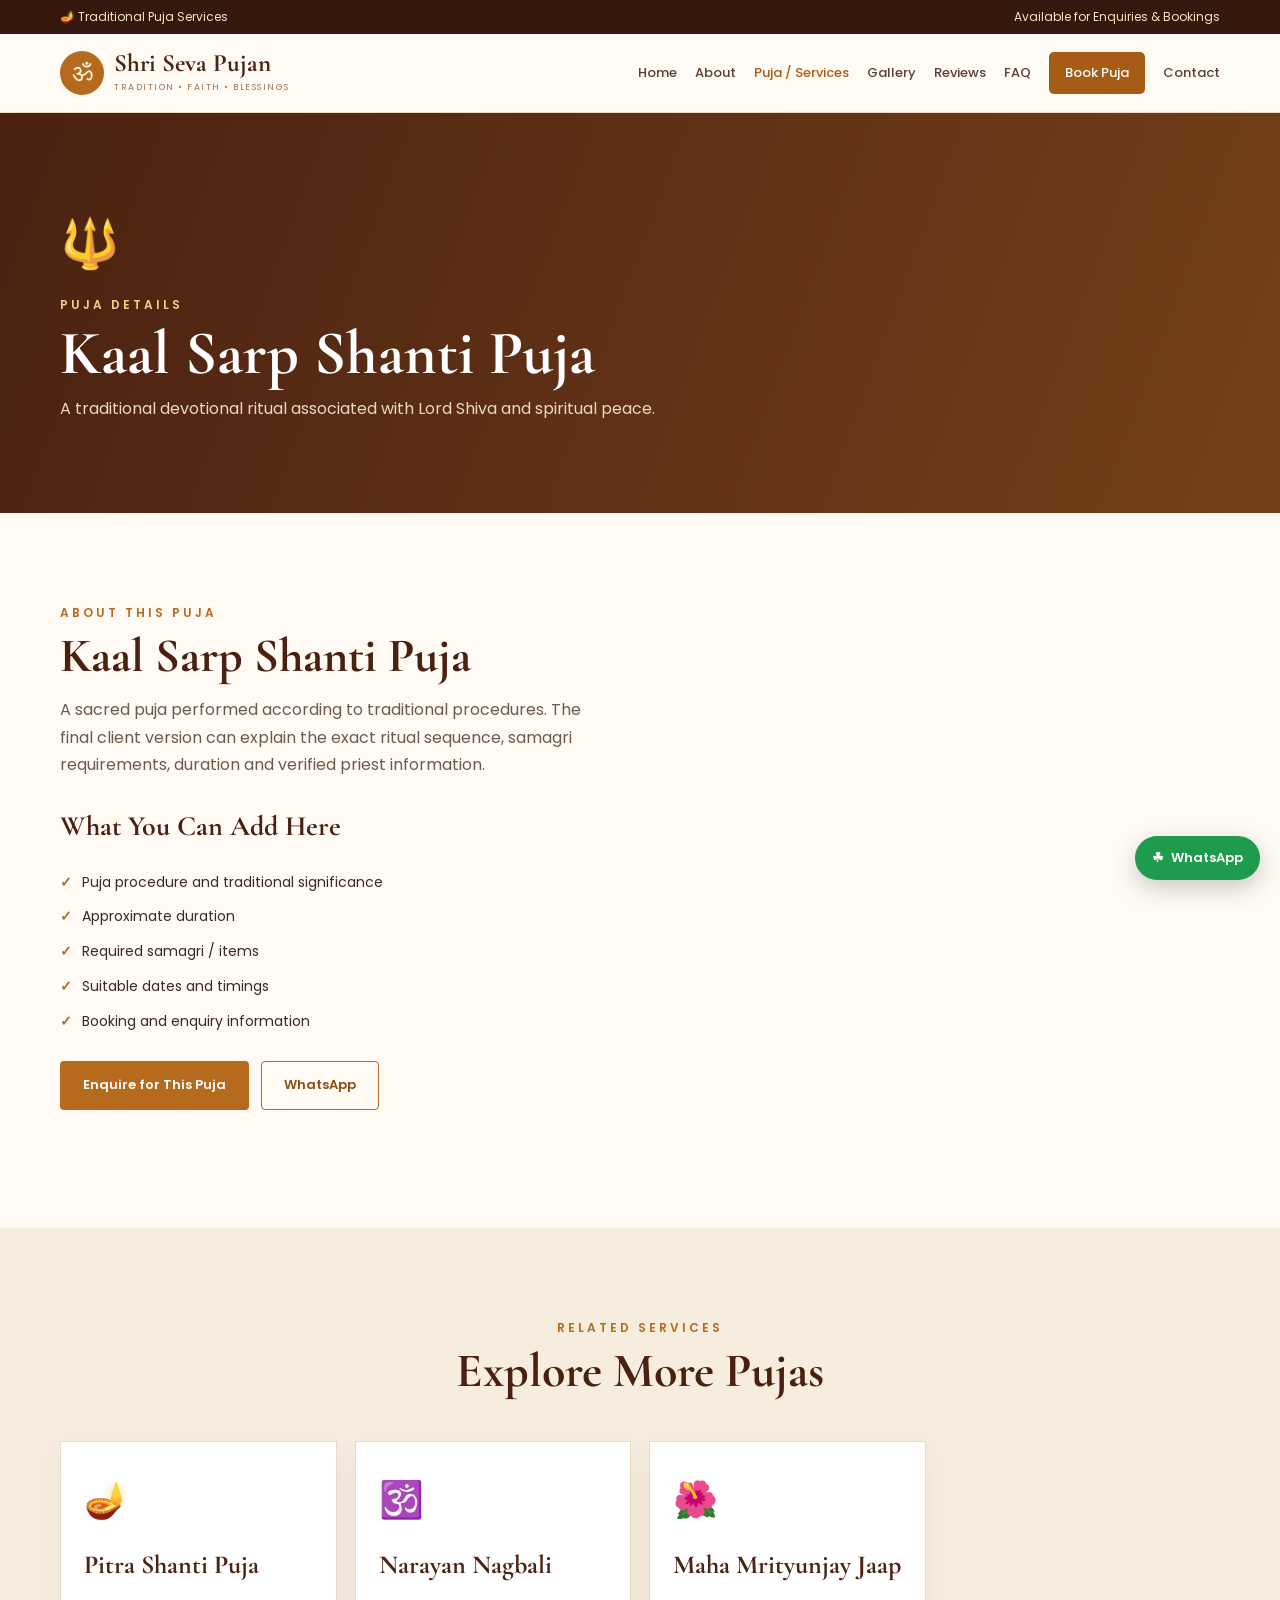
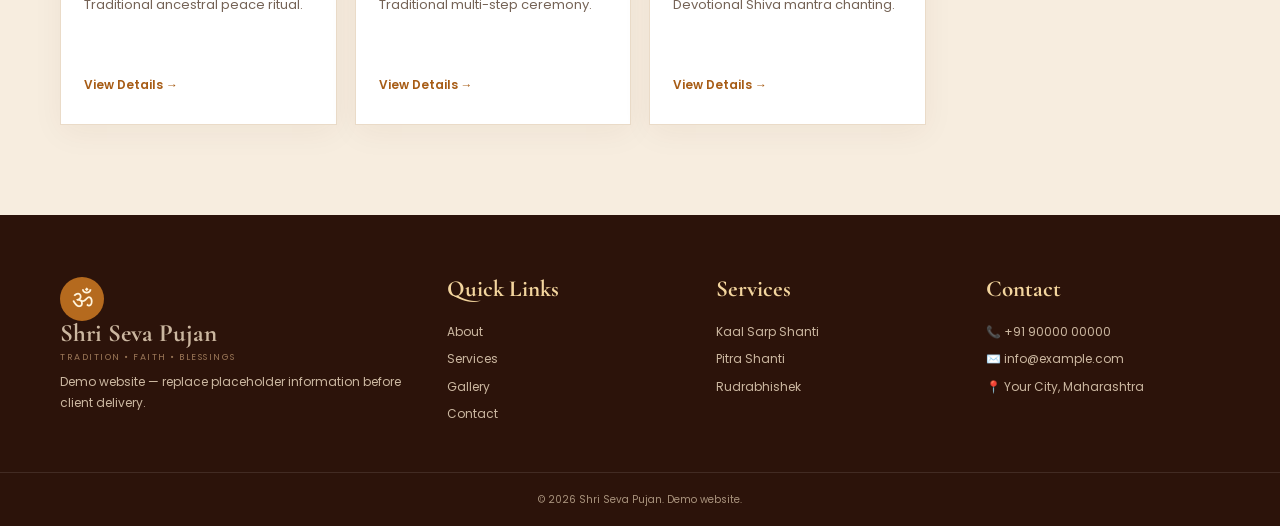
<file: service-kaal-sarp.html>
<!DOCTYPE html><html lang="en"><head><meta charset="UTF-8"><meta name="viewport" content="width=device-width,initial-scale=1.0"><title>Kaal Sarp Shanti Puja | Shri Seva Pujan</title><link rel="preconnect" href="https://fonts.googleapis.com"><link rel="preconnect" href="https://fonts.gstatic.com" crossorigin><link href="https://fonts.googleapis.com/css2?family=Cormorant+Garamond:wght@500;600;700&family=Poppins:wght@300;400;500;600;700&display=swap" rel="stylesheet"><link rel="stylesheet" href="style.css"></head><body>
<div class="topbar"><div class="container topbar-inner"><span>🪔 Traditional Puja Services</span><span>Available for Enquiries & Bookings</span></div></div><header class="header"><div class="container nav-wrap"><a class="brand" href="index.html"><span class="brand-mark">ॐ</span><span><strong>Shri Seva Pujan</strong><small>Tradition • Faith • Blessings</small></span></a><button class="menu-toggle">☰</button><nav class="nav"><a href="index.html">Home</a><a href="about.html">About</a><a class="active" href="services.html">Puja / Services</a><a href="gallery.html">Gallery</a><a href="reviews.html">Reviews</a><a href="faq.html">FAQ</a><a href="booking.html" class="nav-cta">Book Puja</a><a href="contact.html">Contact</a></nav></div></header>
<section class="page-hero"><div class="container"><span class="service-big-icon">🔱</span><span class="eyebrow">PUJA DETAILS</span><h1>Kaal Sarp Shanti Puja</h1><p>A traditional devotional ritual associated with Lord Shiva and spiritual peace.</p></div></section>
<section class="section"><div class="container service-detail"><div><span class="eyebrow">ABOUT THIS PUJA</span><h2>Kaal Sarp Shanti Puja</h2><p>A sacred puja performed according to traditional procedures. The final client version can explain the exact ritual sequence, samagri requirements, duration and verified priest information.</p><h3>What You Can Add Here</h3><ul class="check-list"><li><span>✓</span> Puja procedure and traditional significance</li><li><span>✓</span> Approximate duration</li><li><span>✓</span> Required samagri / items</li><li><span>✓</span> Suitable dates and timings</li><li><span>✓</span> Booking and enquiry information</li></ul><div class="hero-actions"><a href="booking.html?service=Kaal%20Sarp%20Shanti%20Puja" class="btn btn-primary">Enquire for This Puja</a><a href="https://wa.me/919000000000?text=Hello%2C%20I%20want%20to%20enquire%20about%20Kaal%20Sarp%20Shanti%20Puja" class="btn btn-outline" target="_blank">WhatsApp</a></div></div></div></section>
<section class="section soft-bg"><div class="container"><div class="section-heading"><span class="eyebrow">RELATED SERVICES</span><h2>Explore More Pujas</h2></div><div class="service-grid"><article class="service-card"><div class="service-icon">🪔</div><h3>Pitra Shanti Puja</h3><p>Traditional ancestral peace ritual.</p><a href="service-pitra-shanti.html">View Details →</a></article><article class="service-card"><div class="service-icon">🕉️</div><h3>Narayan Nagbali</h3><p>Traditional multi-step ceremony.</p><a href="service-narayan-nagbali.html">View Details →</a></article><article class="service-card"><div class="service-icon">🌺</div><h3>Maha Mrityunjay Jaap</h3><p>Devotional Shiva mantra chanting.</p><a href="service-maha-mrityunjay.html">View Details →</a></article></div></div></section>
<footer class="footer"><div class="container footer-grid"><div><a class="brand footer-brand" href="index.html"><span class="brand-mark">ॐ</span><span><strong>Shri Seva Pujan</strong><small>Tradition • Faith • Blessings</small></span></a><p>Demo website — replace placeholder information before client delivery.</p></div><div><h4>Quick Links</h4><a href="about.html">About</a><a href="services.html">Services</a><a href="gallery.html">Gallery</a><a href="contact.html">Contact</a></div><div><h4>Services</h4><a href="service-kaal-sarp.html">Kaal Sarp Shanti</a><a href="service-pitra-shanti.html">Pitra Shanti</a><a href="service-rudrabhishek.html">Rudrabhishek</a></div><div><h4>Contact</h4><p>📞 +91 90000 00000</p><p>✉️ info@example.com</p><p>📍 Your City, Maharashtra</p></div></div><div class="copyright">© 2026 Shri Seva Pujan. Demo website.</div></footer><a class="whatsapp" href="https://wa.me/919000000000" target="_blank">☘<span>WhatsApp</span></a><script src="script.js"></script></body></html>
</file>
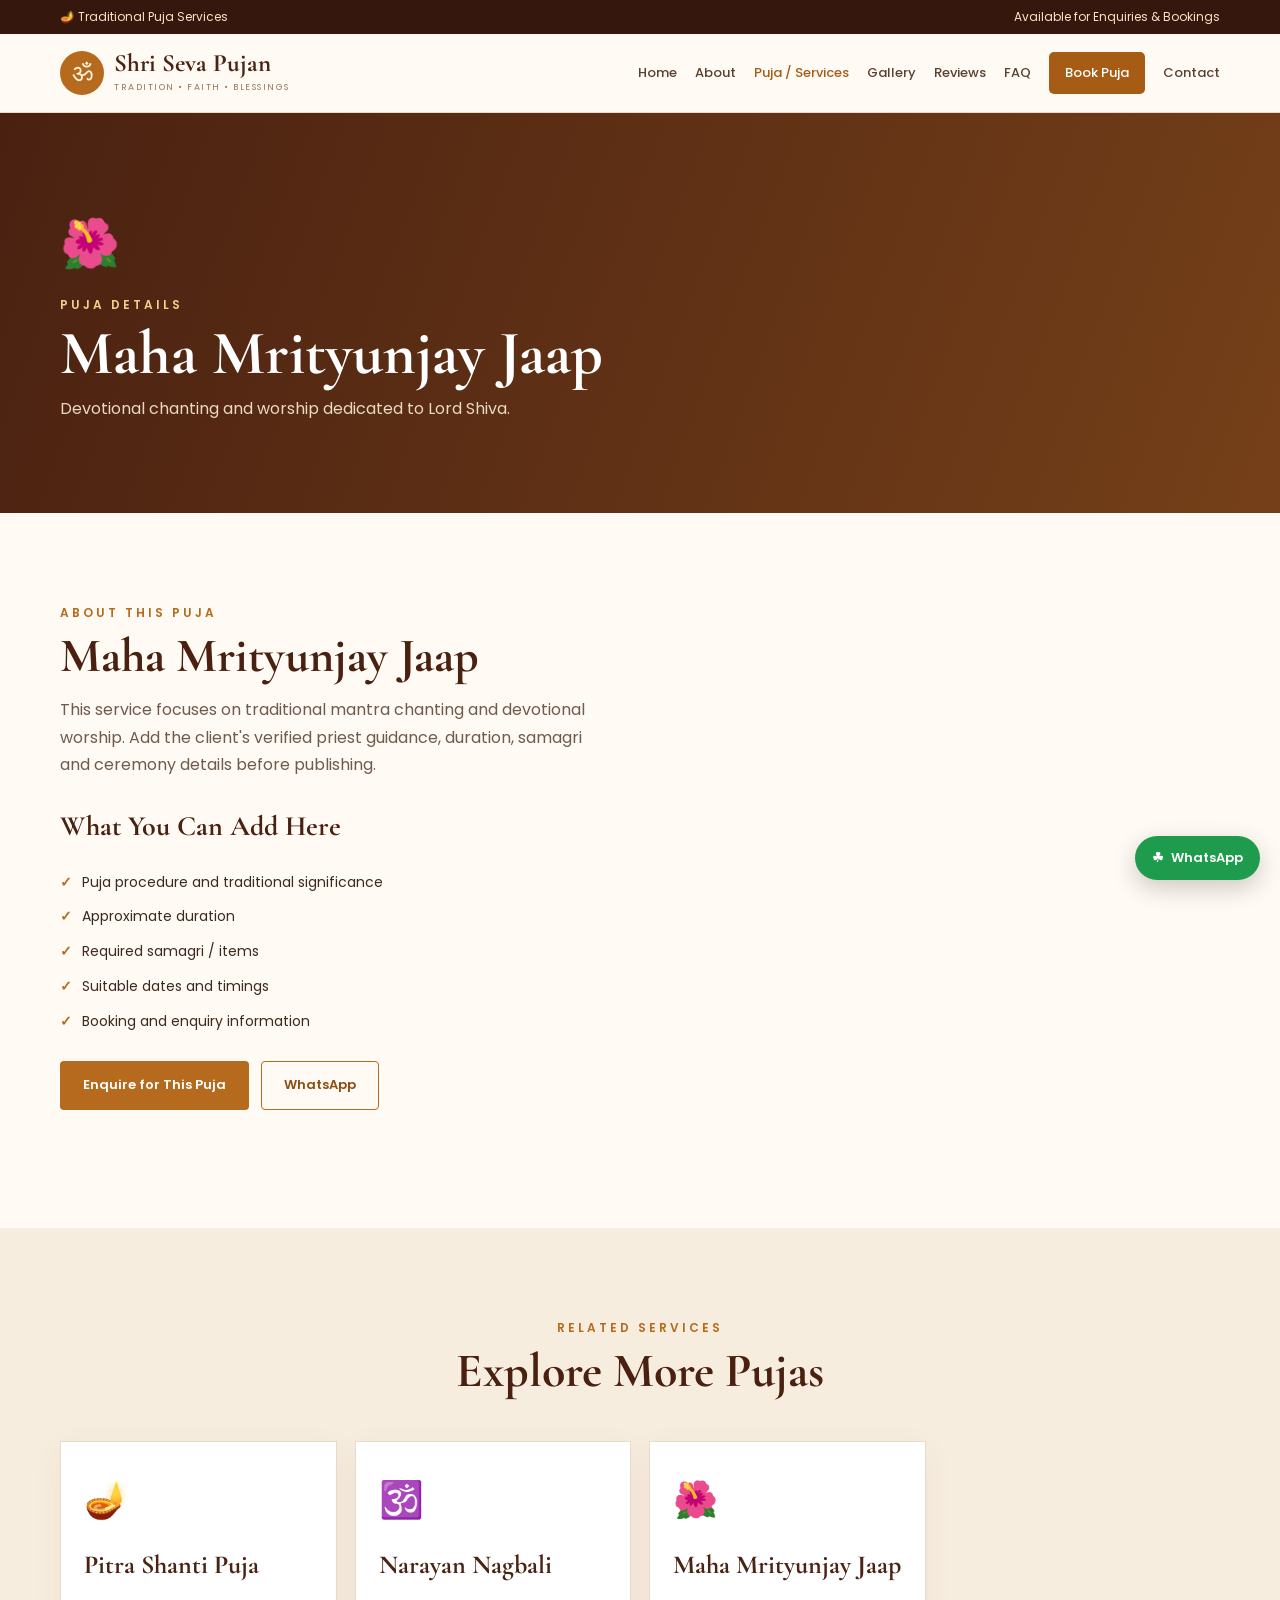
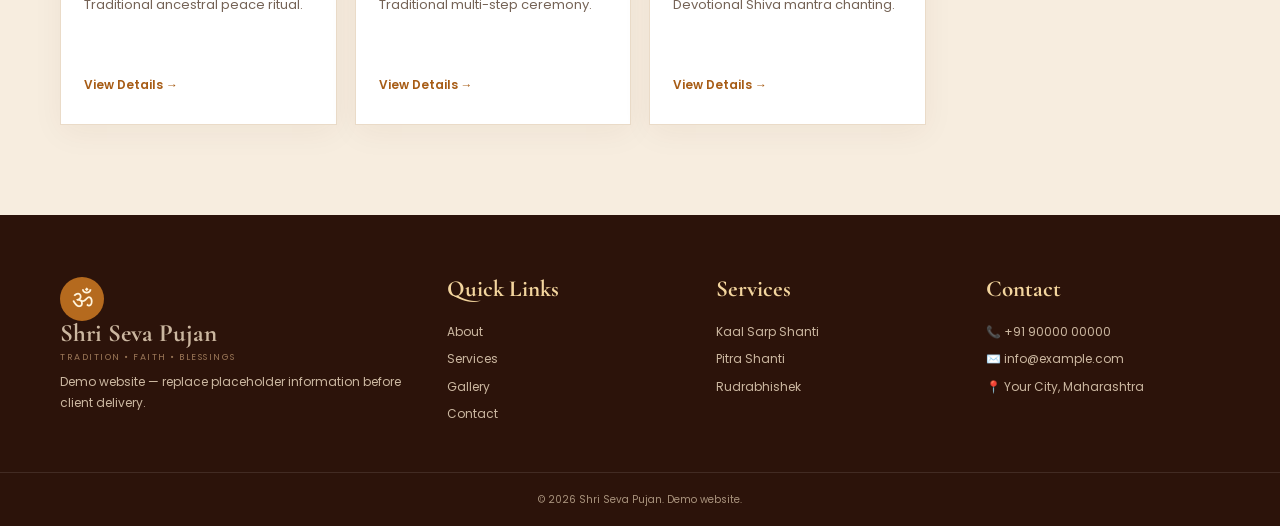
<file: service-maha-mrityunjay.html>
<!DOCTYPE html><html lang="en"><head><meta charset="UTF-8"><meta name="viewport" content="width=device-width,initial-scale=1.0"><title>Maha Mrityunjay Jaap | Shri Seva Pujan</title><link rel="preconnect" href="https://fonts.googleapis.com"><link rel="preconnect" href="https://fonts.gstatic.com" crossorigin><link href="https://fonts.googleapis.com/css2?family=Cormorant+Garamond:wght@500;600;700&family=Poppins:wght@300;400;500;600;700&display=swap" rel="stylesheet"><link rel="stylesheet" href="style.css"></head><body>
<div class="topbar"><div class="container topbar-inner"><span>🪔 Traditional Puja Services</span><span>Available for Enquiries & Bookings</span></div></div><header class="header"><div class="container nav-wrap"><a class="brand" href="index.html"><span class="brand-mark">ॐ</span><span><strong>Shri Seva Pujan</strong><small>Tradition • Faith • Blessings</small></span></a><button class="menu-toggle">☰</button><nav class="nav"><a href="index.html">Home</a><a href="about.html">About</a><a class="active" href="services.html">Puja / Services</a><a href="gallery.html">Gallery</a><a href="reviews.html">Reviews</a><a href="faq.html">FAQ</a><a href="booking.html" class="nav-cta">Book Puja</a><a href="contact.html">Contact</a></nav></div></header>
<section class="page-hero"><div class="container"><span class="service-big-icon">🌺</span><span class="eyebrow">PUJA DETAILS</span><h1>Maha Mrityunjay Jaap</h1><p>Devotional chanting and worship dedicated to Lord Shiva.</p></div></section>
<section class="section"><div class="container service-detail"><div><span class="eyebrow">ABOUT THIS PUJA</span><h2>Maha Mrityunjay Jaap</h2><p>This service focuses on traditional mantra chanting and devotional worship. Add the client's verified priest guidance, duration, samagri and ceremony details before publishing.</p><h3>What You Can Add Here</h3><ul class="check-list"><li><span>✓</span> Puja procedure and traditional significance</li><li><span>✓</span> Approximate duration</li><li><span>✓</span> Required samagri / items</li><li><span>✓</span> Suitable dates and timings</li><li><span>✓</span> Booking and enquiry information</li></ul><div class="hero-actions"><a href="booking.html?service=Maha%20Mrityunjay%20Jaap" class="btn btn-primary">Enquire for This Puja</a><a href="https://wa.me/919000000000?text=Hello%2C%20I%20want%20to%20enquire%20about%20Maha%20Mrityunjay%20Jaap" class="btn btn-outline" target="_blank">WhatsApp</a></div></div></div></section>
<section class="section soft-bg"><div class="container"><div class="section-heading"><span class="eyebrow">RELATED SERVICES</span><h2>Explore More Pujas</h2></div><div class="service-grid"><article class="service-card"><div class="service-icon">🪔</div><h3>Pitra Shanti Puja</h3><p>Traditional ancestral peace ritual.</p><a href="service-pitra-shanti.html">View Details →</a></article><article class="service-card"><div class="service-icon">🕉️</div><h3>Narayan Nagbali</h3><p>Traditional multi-step ceremony.</p><a href="service-narayan-nagbali.html">View Details →</a></article><article class="service-card"><div class="service-icon">🌺</div><h3>Maha Mrityunjay Jaap</h3><p>Devotional Shiva mantra chanting.</p><a href="service-maha-mrityunjay.html">View Details →</a></article></div></div></section>
<footer class="footer"><div class="container footer-grid"><div><a class="brand footer-brand" href="index.html"><span class="brand-mark">ॐ</span><span><strong>Shri Seva Pujan</strong><small>Tradition • Faith • Blessings</small></span></a><p>Demo website — replace placeholder information before client delivery.</p></div><div><h4>Quick Links</h4><a href="about.html">About</a><a href="services.html">Services</a><a href="gallery.html">Gallery</a><a href="contact.html">Contact</a></div><div><h4>Services</h4><a href="service-kaal-sarp.html">Kaal Sarp Shanti</a><a href="service-pitra-shanti.html">Pitra Shanti</a><a href="service-rudrabhishek.html">Rudrabhishek</a></div><div><h4>Contact</h4><p>📞 +91 90000 00000</p><p>✉️ info@example.com</p><p>📍 Your City, Maharashtra</p></div></div><div class="copyright">© 2026 Shri Seva Pujan. Demo website.</div></footer><a class="whatsapp" href="https://wa.me/919000000000" target="_blank">☘<span>WhatsApp</span></a><script src="script.js"></script></body></html>
</file>
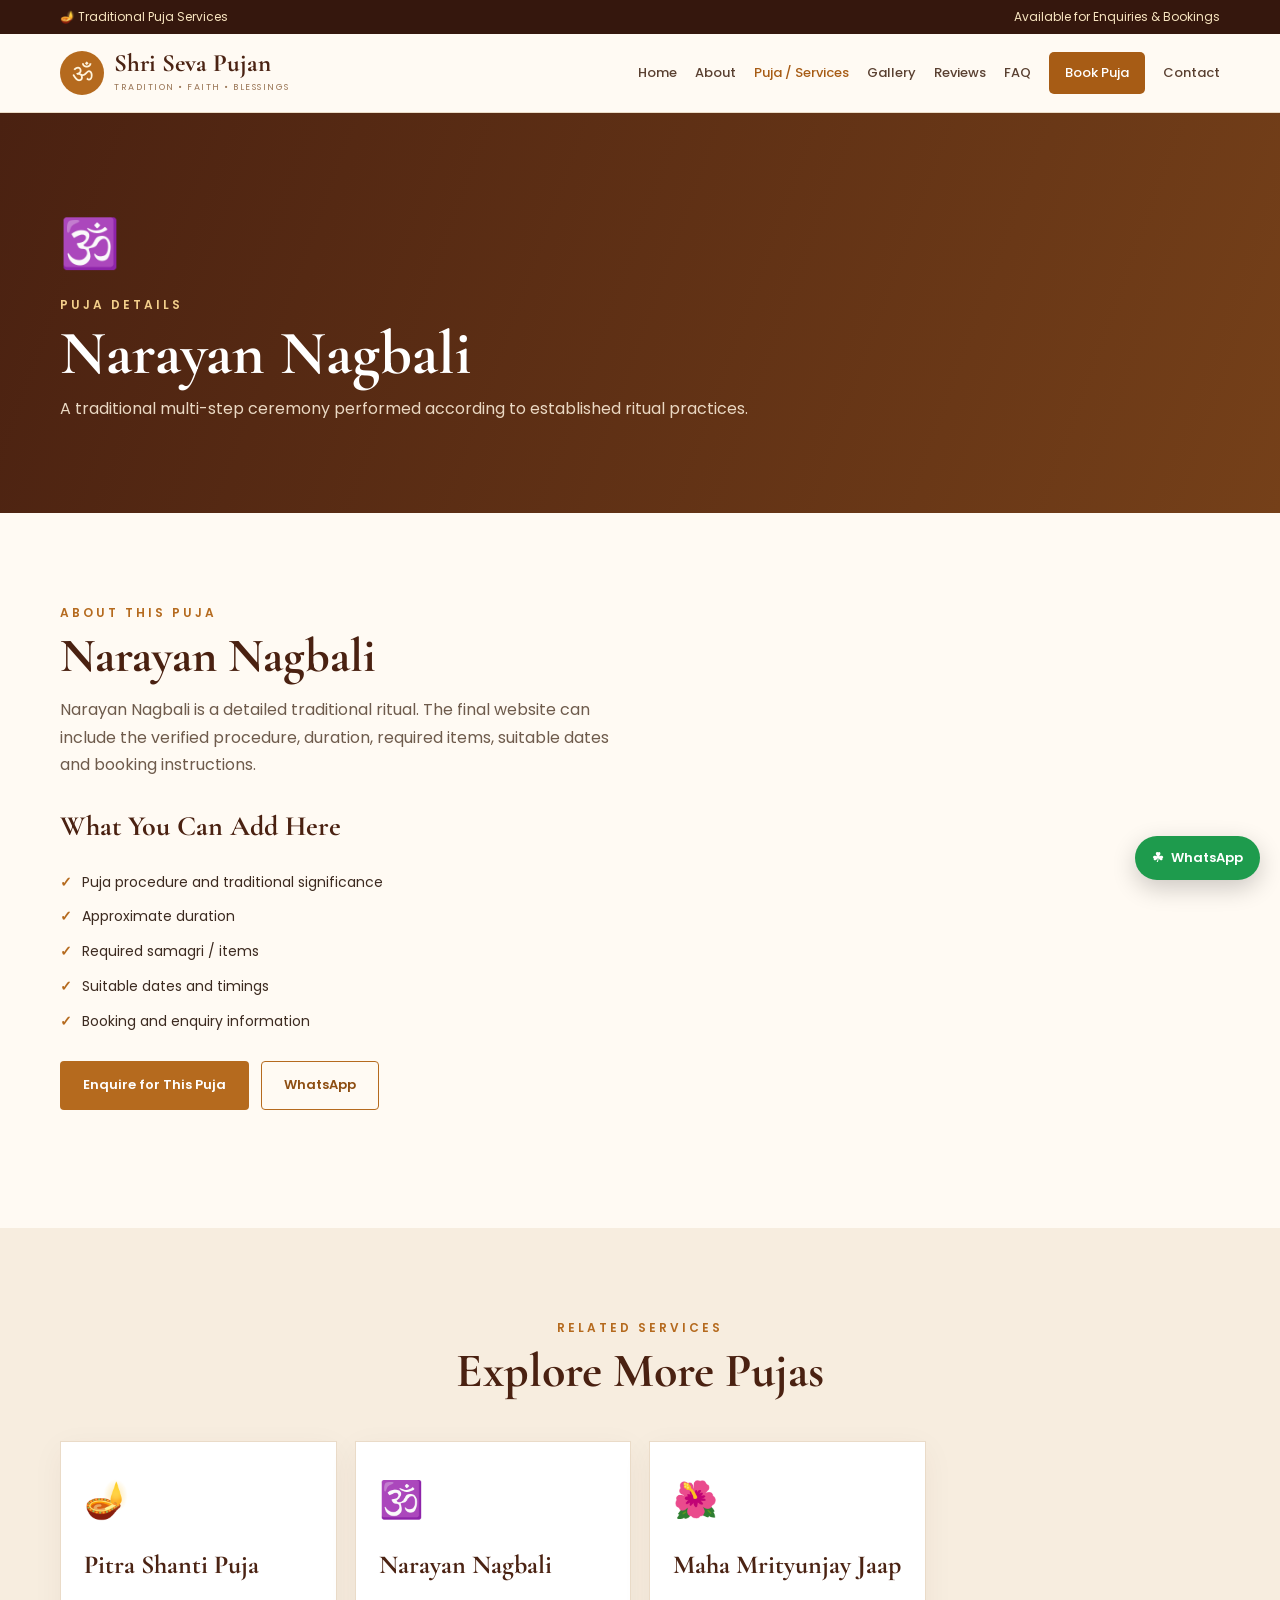
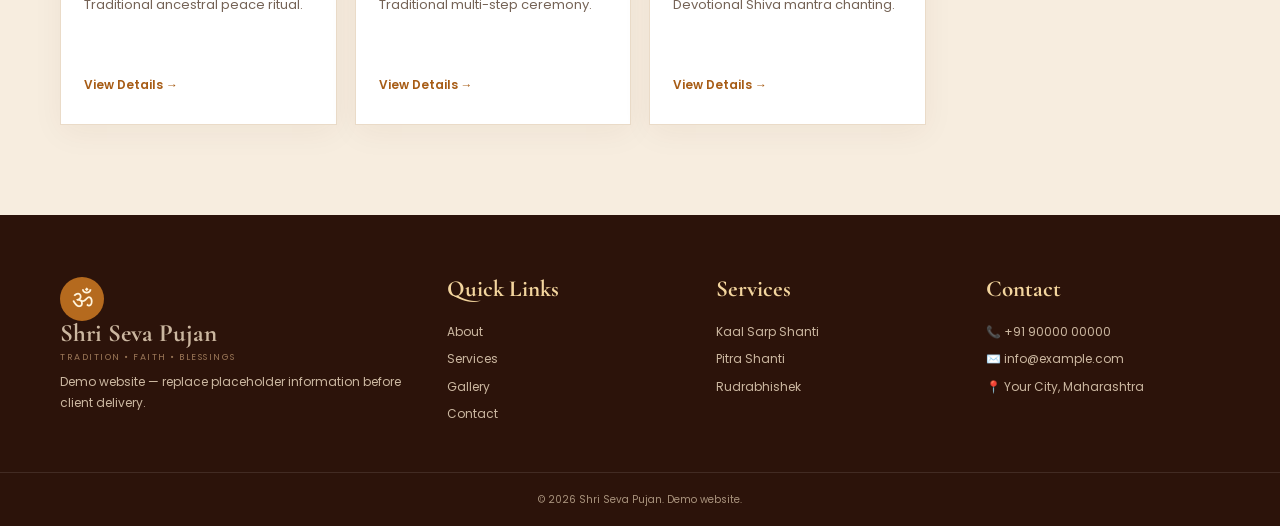
<file: service-narayan-nagbali.html>
<!DOCTYPE html><html lang="en"><head><meta charset="UTF-8"><meta name="viewport" content="width=device-width,initial-scale=1.0"><title>Narayan Nagbali | Shri Seva Pujan</title><link rel="preconnect" href="https://fonts.googleapis.com"><link rel="preconnect" href="https://fonts.gstatic.com" crossorigin><link href="https://fonts.googleapis.com/css2?family=Cormorant+Garamond:wght@500;600;700&family=Poppins:wght@300;400;500;600;700&display=swap" rel="stylesheet"><link rel="stylesheet" href="style.css"></head><body>
<div class="topbar"><div class="container topbar-inner"><span>🪔 Traditional Puja Services</span><span>Available for Enquiries & Bookings</span></div></div><header class="header"><div class="container nav-wrap"><a class="brand" href="index.html"><span class="brand-mark">ॐ</span><span><strong>Shri Seva Pujan</strong><small>Tradition • Faith • Blessings</small></span></a><button class="menu-toggle">☰</button><nav class="nav"><a href="index.html">Home</a><a href="about.html">About</a><a class="active" href="services.html">Puja / Services</a><a href="gallery.html">Gallery</a><a href="reviews.html">Reviews</a><a href="faq.html">FAQ</a><a href="booking.html" class="nav-cta">Book Puja</a><a href="contact.html">Contact</a></nav></div></header>
<section class="page-hero"><div class="container"><span class="service-big-icon">🕉️</span><span class="eyebrow">PUJA DETAILS</span><h1>Narayan Nagbali</h1><p>A traditional multi-step ceremony performed according to established ritual practices.</p></div></section>
<section class="section"><div class="container service-detail"><div><span class="eyebrow">ABOUT THIS PUJA</span><h2>Narayan Nagbali</h2><p>Narayan Nagbali is a detailed traditional ritual. The final website can include the verified procedure, duration, required items, suitable dates and booking instructions.</p><h3>What You Can Add Here</h3><ul class="check-list"><li><span>✓</span> Puja procedure and traditional significance</li><li><span>✓</span> Approximate duration</li><li><span>✓</span> Required samagri / items</li><li><span>✓</span> Suitable dates and timings</li><li><span>✓</span> Booking and enquiry information</li></ul><div class="hero-actions"><a href="booking.html?service=Narayan%20Nagbali" class="btn btn-primary">Enquire for This Puja</a><a href="https://wa.me/919000000000?text=Hello%2C%20I%20want%20to%20enquire%20about%20Narayan%20Nagbali" class="btn btn-outline" target="_blank">WhatsApp</a></div></div></div></section>
<section class="section soft-bg"><div class="container"><div class="section-heading"><span class="eyebrow">RELATED SERVICES</span><h2>Explore More Pujas</h2></div><div class="service-grid"><article class="service-card"><div class="service-icon">🪔</div><h3>Pitra Shanti Puja</h3><p>Traditional ancestral peace ritual.</p><a href="service-pitra-shanti.html">View Details →</a></article><article class="service-card"><div class="service-icon">🕉️</div><h3>Narayan Nagbali</h3><p>Traditional multi-step ceremony.</p><a href="service-narayan-nagbali.html">View Details →</a></article><article class="service-card"><div class="service-icon">🌺</div><h3>Maha Mrityunjay Jaap</h3><p>Devotional Shiva mantra chanting.</p><a href="service-maha-mrityunjay.html">View Details →</a></article></div></div></section>
<footer class="footer"><div class="container footer-grid"><div><a class="brand footer-brand" href="index.html"><span class="brand-mark">ॐ</span><span><strong>Shri Seva Pujan</strong><small>Tradition • Faith • Blessings</small></span></a><p>Demo website — replace placeholder information before client delivery.</p></div><div><h4>Quick Links</h4><a href="about.html">About</a><a href="services.html">Services</a><a href="gallery.html">Gallery</a><a href="contact.html">Contact</a></div><div><h4>Services</h4><a href="service-kaal-sarp.html">Kaal Sarp Shanti</a><a href="service-pitra-shanti.html">Pitra Shanti</a><a href="service-rudrabhishek.html">Rudrabhishek</a></div><div><h4>Contact</h4><p>📞 +91 90000 00000</p><p>✉️ info@example.com</p><p>📍 Your City, Maharashtra</p></div></div><div class="copyright">© 2026 Shri Seva Pujan. Demo website.</div></footer><a class="whatsapp" href="https://wa.me/919000000000" target="_blank">☘<span>WhatsApp</span></a><script src="script.js"></script></body></html>
</file>
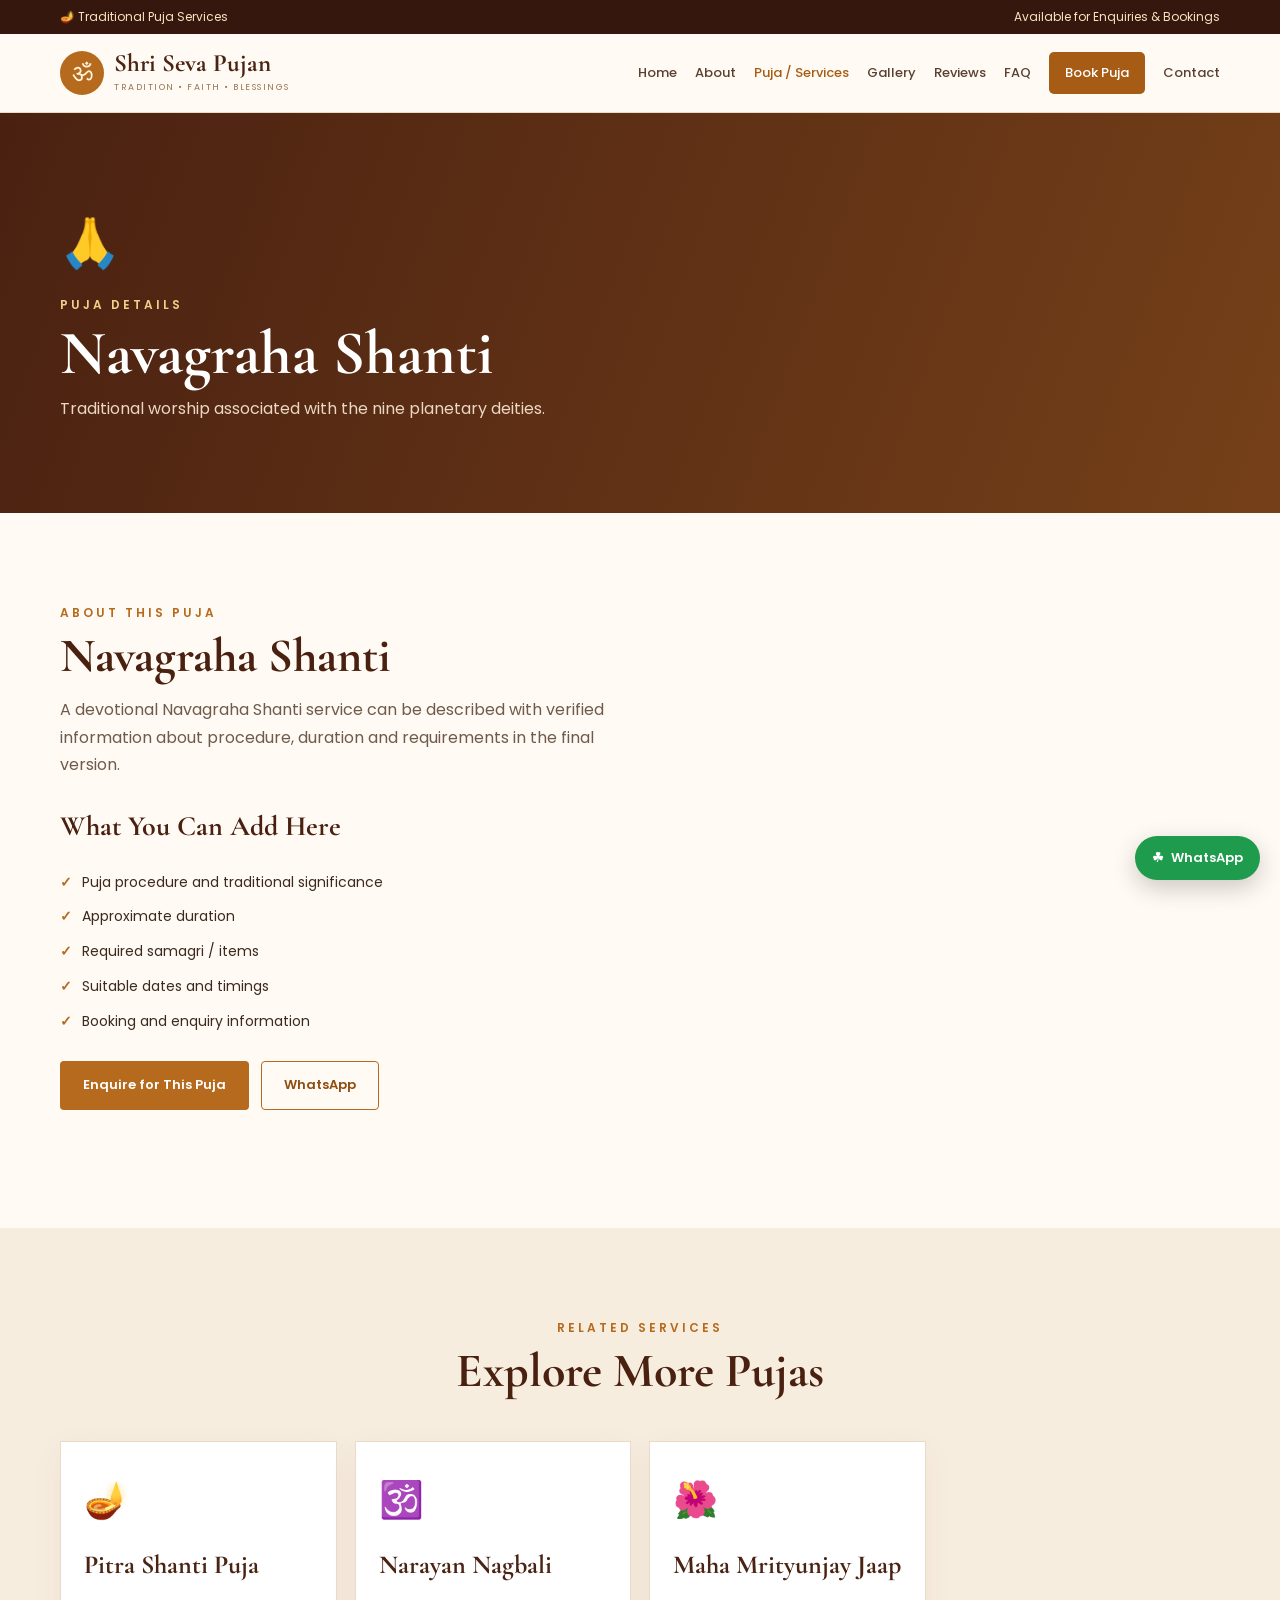
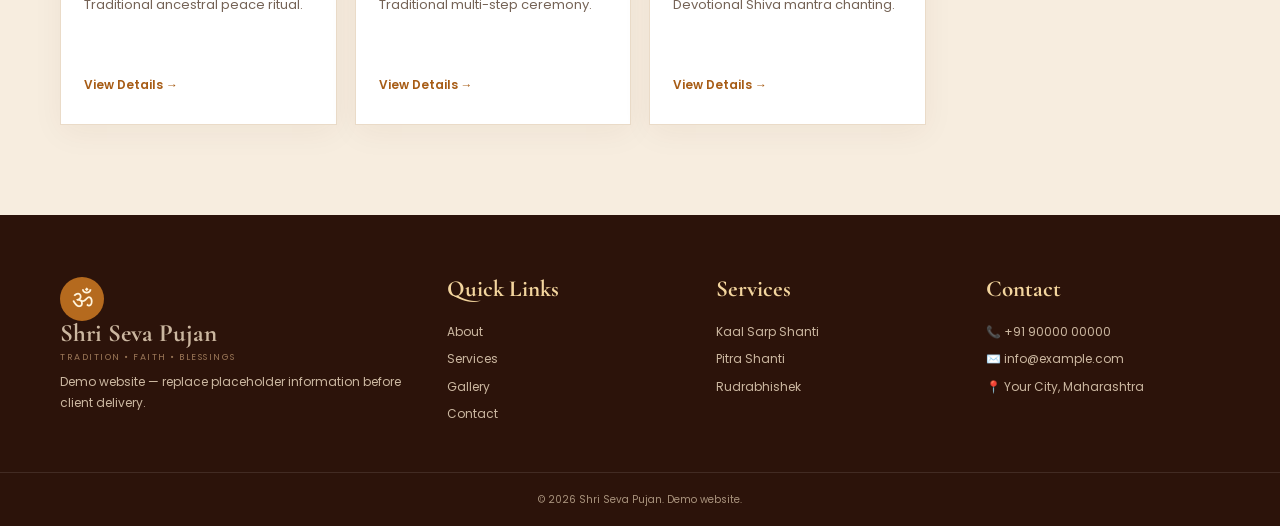
<file: service-navagraha.html>
<!DOCTYPE html><html lang="en"><head><meta charset="UTF-8"><meta name="viewport" content="width=device-width,initial-scale=1.0"><title>Navagraha Shanti | Shri Seva Pujan</title><link rel="preconnect" href="https://fonts.googleapis.com"><link rel="preconnect" href="https://fonts.gstatic.com" crossorigin><link href="https://fonts.googleapis.com/css2?family=Cormorant+Garamond:wght@500;600;700&family=Poppins:wght@300;400;500;600;700&display=swap" rel="stylesheet"><link rel="stylesheet" href="style.css"></head><body>
<div class="topbar"><div class="container topbar-inner"><span>🪔 Traditional Puja Services</span><span>Available for Enquiries & Bookings</span></div></div><header class="header"><div class="container nav-wrap"><a class="brand" href="index.html"><span class="brand-mark">ॐ</span><span><strong>Shri Seva Pujan</strong><small>Tradition • Faith • Blessings</small></span></a><button class="menu-toggle">☰</button><nav class="nav"><a href="index.html">Home</a><a href="about.html">About</a><a class="active" href="services.html">Puja / Services</a><a href="gallery.html">Gallery</a><a href="reviews.html">Reviews</a><a href="faq.html">FAQ</a><a href="booking.html" class="nav-cta">Book Puja</a><a href="contact.html">Contact</a></nav></div></header>
<section class="page-hero"><div class="container"><span class="service-big-icon">🙏</span><span class="eyebrow">PUJA DETAILS</span><h1>Navagraha Shanti</h1><p>Traditional worship associated with the nine planetary deities.</p></div></section>
<section class="section"><div class="container service-detail"><div><span class="eyebrow">ABOUT THIS PUJA</span><h2>Navagraha Shanti</h2><p>A devotional Navagraha Shanti service can be described with verified information about procedure, duration and requirements in the final version.</p><h3>What You Can Add Here</h3><ul class="check-list"><li><span>✓</span> Puja procedure and traditional significance</li><li><span>✓</span> Approximate duration</li><li><span>✓</span> Required samagri / items</li><li><span>✓</span> Suitable dates and timings</li><li><span>✓</span> Booking and enquiry information</li></ul><div class="hero-actions"><a href="booking.html?service=Navagraha%20Shanti" class="btn btn-primary">Enquire for This Puja</a><a href="https://wa.me/919000000000?text=Hello%2C%20I%20want%20to%20enquire%20about%20Navagraha%20Shanti" class="btn btn-outline" target="_blank">WhatsApp</a></div></div></div></section>
<section class="section soft-bg"><div class="container"><div class="section-heading"><span class="eyebrow">RELATED SERVICES</span><h2>Explore More Pujas</h2></div><div class="service-grid"><article class="service-card"><div class="service-icon">🪔</div><h3>Pitra Shanti Puja</h3><p>Traditional ancestral peace ritual.</p><a href="service-pitra-shanti.html">View Details →</a></article><article class="service-card"><div class="service-icon">🕉️</div><h3>Narayan Nagbali</h3><p>Traditional multi-step ceremony.</p><a href="service-narayan-nagbali.html">View Details →</a></article><article class="service-card"><div class="service-icon">🌺</div><h3>Maha Mrityunjay Jaap</h3><p>Devotional Shiva mantra chanting.</p><a href="service-maha-mrityunjay.html">View Details →</a></article></div></div></section>
<footer class="footer"><div class="container footer-grid"><div><a class="brand footer-brand" href="index.html"><span class="brand-mark">ॐ</span><span><strong>Shri Seva Pujan</strong><small>Tradition • Faith • Blessings</small></span></a><p>Demo website — replace placeholder information before client delivery.</p></div><div><h4>Quick Links</h4><a href="about.html">About</a><a href="services.html">Services</a><a href="gallery.html">Gallery</a><a href="contact.html">Contact</a></div><div><h4>Services</h4><a href="service-kaal-sarp.html">Kaal Sarp Shanti</a><a href="service-pitra-shanti.html">Pitra Shanti</a><a href="service-rudrabhishek.html">Rudrabhishek</a></div><div><h4>Contact</h4><p>📞 +91 90000 00000</p><p>✉️ info@example.com</p><p>📍 Your City, Maharashtra</p></div></div><div class="copyright">© 2026 Shri Seva Pujan. Demo website.</div></footer><a class="whatsapp" href="https://wa.me/919000000000" target="_blank">☘<span>WhatsApp</span></a><script src="script.js"></script></body></html>
</file>
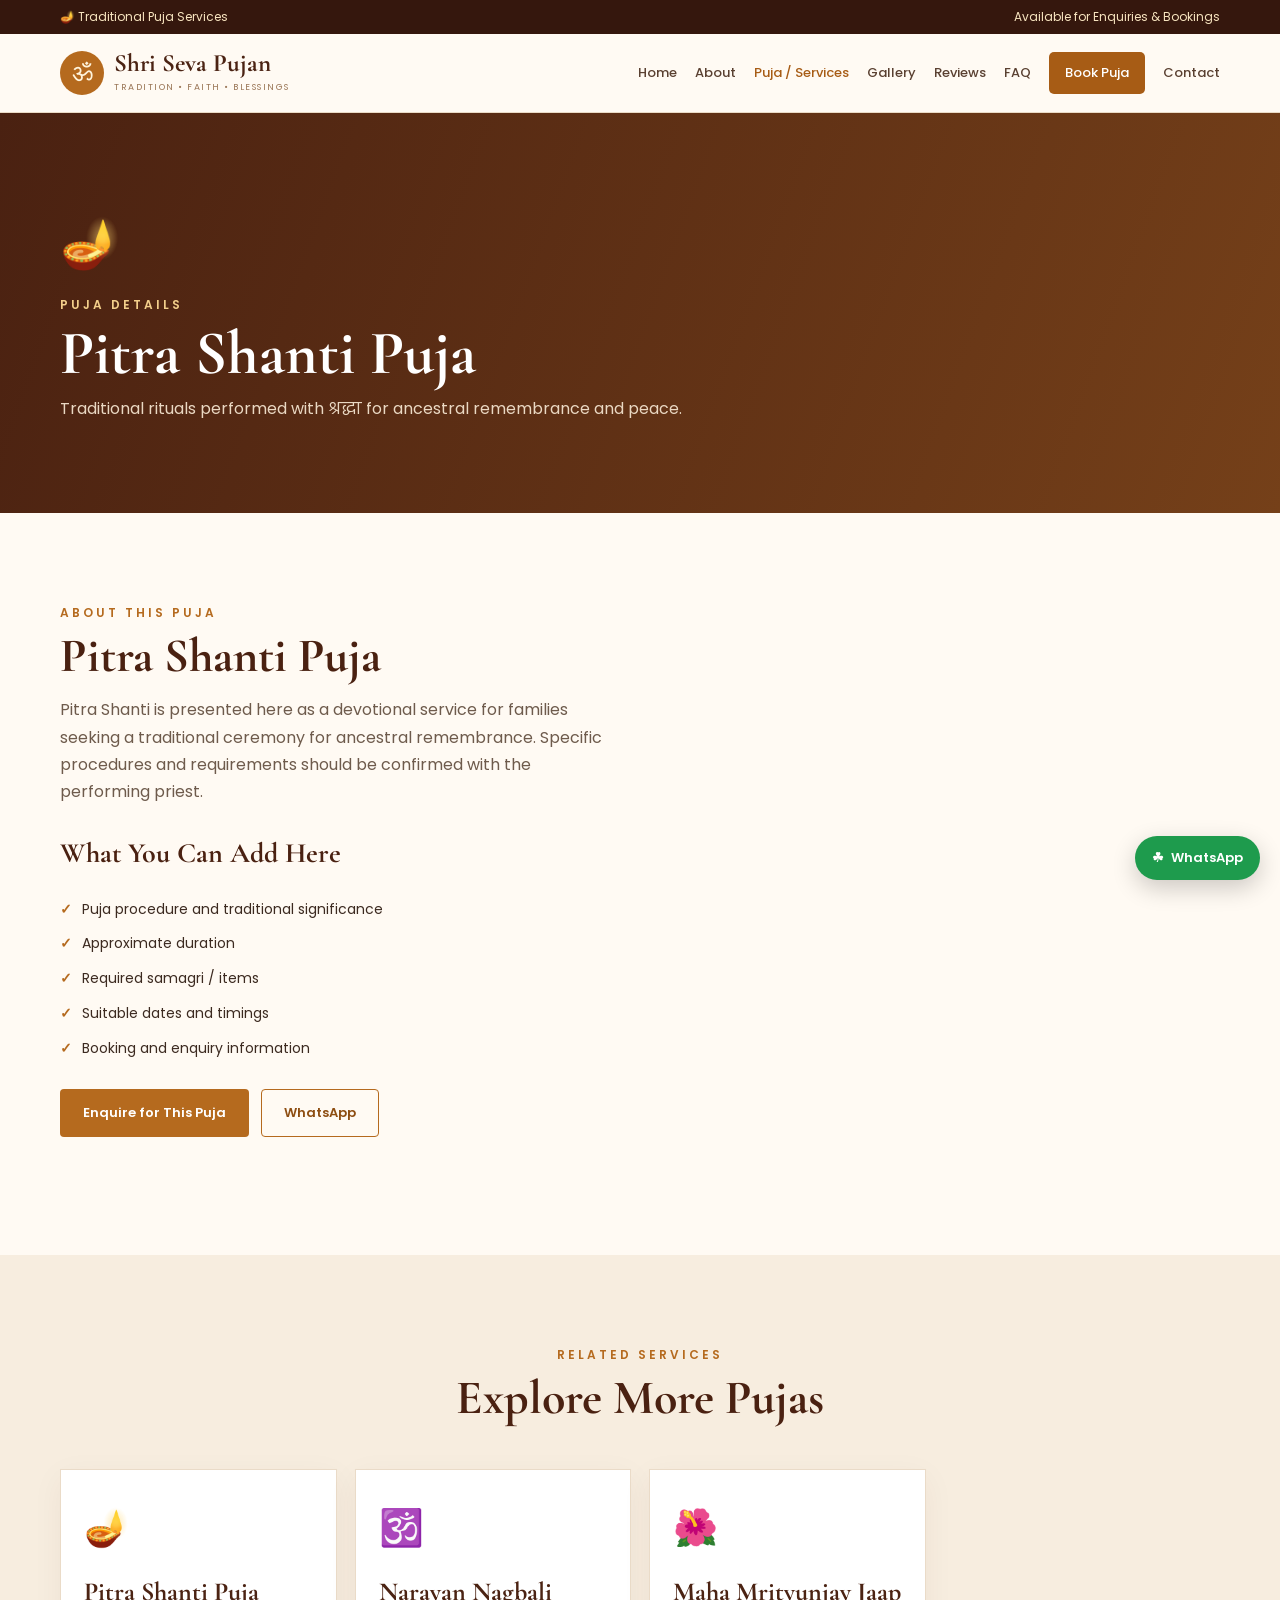
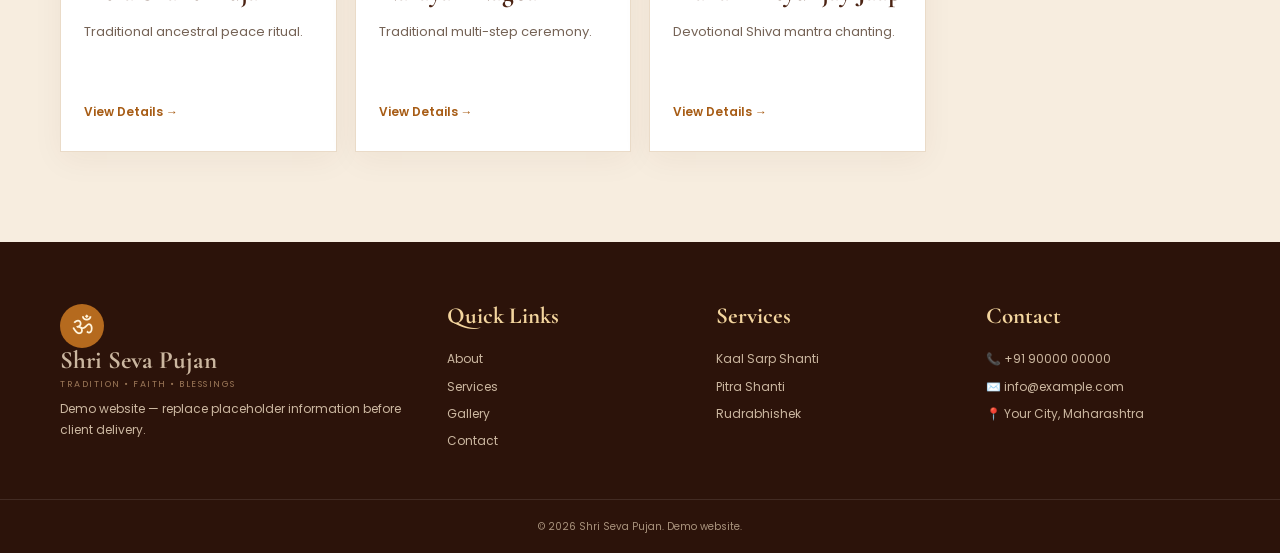
<file: service-pitra-shanti.html>
<!DOCTYPE html><html lang="en"><head><meta charset="UTF-8"><meta name="viewport" content="width=device-width,initial-scale=1.0"><title>Pitra Shanti Puja | Shri Seva Pujan</title><link rel="preconnect" href="https://fonts.googleapis.com"><link rel="preconnect" href="https://fonts.gstatic.com" crossorigin><link href="https://fonts.googleapis.com/css2?family=Cormorant+Garamond:wght@500;600;700&family=Poppins:wght@300;400;500;600;700&display=swap" rel="stylesheet"><link rel="stylesheet" href="style.css"></head><body>
<div class="topbar"><div class="container topbar-inner"><span>🪔 Traditional Puja Services</span><span>Available for Enquiries & Bookings</span></div></div><header class="header"><div class="container nav-wrap"><a class="brand" href="index.html"><span class="brand-mark">ॐ</span><span><strong>Shri Seva Pujan</strong><small>Tradition • Faith • Blessings</small></span></a><button class="menu-toggle">☰</button><nav class="nav"><a href="index.html">Home</a><a href="about.html">About</a><a class="active" href="services.html">Puja / Services</a><a href="gallery.html">Gallery</a><a href="reviews.html">Reviews</a><a href="faq.html">FAQ</a><a href="booking.html" class="nav-cta">Book Puja</a><a href="contact.html">Contact</a></nav></div></header>
<section class="page-hero"><div class="container"><span class="service-big-icon">🪔</span><span class="eyebrow">PUJA DETAILS</span><h1>Pitra Shanti Puja</h1><p>Traditional rituals performed with श्रद्धा for ancestral remembrance and peace.</p></div></section>
<section class="section"><div class="container service-detail"><div><span class="eyebrow">ABOUT THIS PUJA</span><h2>Pitra Shanti Puja</h2><p>Pitra Shanti is presented here as a devotional service for families seeking a traditional ceremony for ancestral remembrance. Specific procedures and requirements should be confirmed with the performing priest.</p><h3>What You Can Add Here</h3><ul class="check-list"><li><span>✓</span> Puja procedure and traditional significance</li><li><span>✓</span> Approximate duration</li><li><span>✓</span> Required samagri / items</li><li><span>✓</span> Suitable dates and timings</li><li><span>✓</span> Booking and enquiry information</li></ul><div class="hero-actions"><a href="booking.html?service=Pitra%20Shanti%20Puja" class="btn btn-primary">Enquire for This Puja</a><a href="https://wa.me/919000000000?text=Hello%2C%20I%20want%20to%20enquire%20about%20Pitra%20Shanti%20Puja" class="btn btn-outline" target="_blank">WhatsApp</a></div></div></div></section>
<section class="section soft-bg"><div class="container"><div class="section-heading"><span class="eyebrow">RELATED SERVICES</span><h2>Explore More Pujas</h2></div><div class="service-grid"><article class="service-card"><div class="service-icon">🪔</div><h3>Pitra Shanti Puja</h3><p>Traditional ancestral peace ritual.</p><a href="service-pitra-shanti.html">View Details →</a></article><article class="service-card"><div class="service-icon">🕉️</div><h3>Narayan Nagbali</h3><p>Traditional multi-step ceremony.</p><a href="service-narayan-nagbali.html">View Details →</a></article><article class="service-card"><div class="service-icon">🌺</div><h3>Maha Mrityunjay Jaap</h3><p>Devotional Shiva mantra chanting.</p><a href="service-maha-mrityunjay.html">View Details →</a></article></div></div></section>
<footer class="footer"><div class="container footer-grid"><div><a class="brand footer-brand" href="index.html"><span class="brand-mark">ॐ</span><span><strong>Shri Seva Pujan</strong><small>Tradition • Faith • Blessings</small></span></a><p>Demo website — replace placeholder information before client delivery.</p></div><div><h4>Quick Links</h4><a href="about.html">About</a><a href="services.html">Services</a><a href="gallery.html">Gallery</a><a href="contact.html">Contact</a></div><div><h4>Services</h4><a href="service-kaal-sarp.html">Kaal Sarp Shanti</a><a href="service-pitra-shanti.html">Pitra Shanti</a><a href="service-rudrabhishek.html">Rudrabhishek</a></div><div><h4>Contact</h4><p>📞 +91 90000 00000</p><p>✉️ info@example.com</p><p>📍 Your City, Maharashtra</p></div></div><div class="copyright">© 2026 Shri Seva Pujan. Demo website.</div></footer><a class="whatsapp" href="https://wa.me/919000000000" target="_blank">☘<span>WhatsApp</span></a><script src="script.js"></script></body></html>
</file>
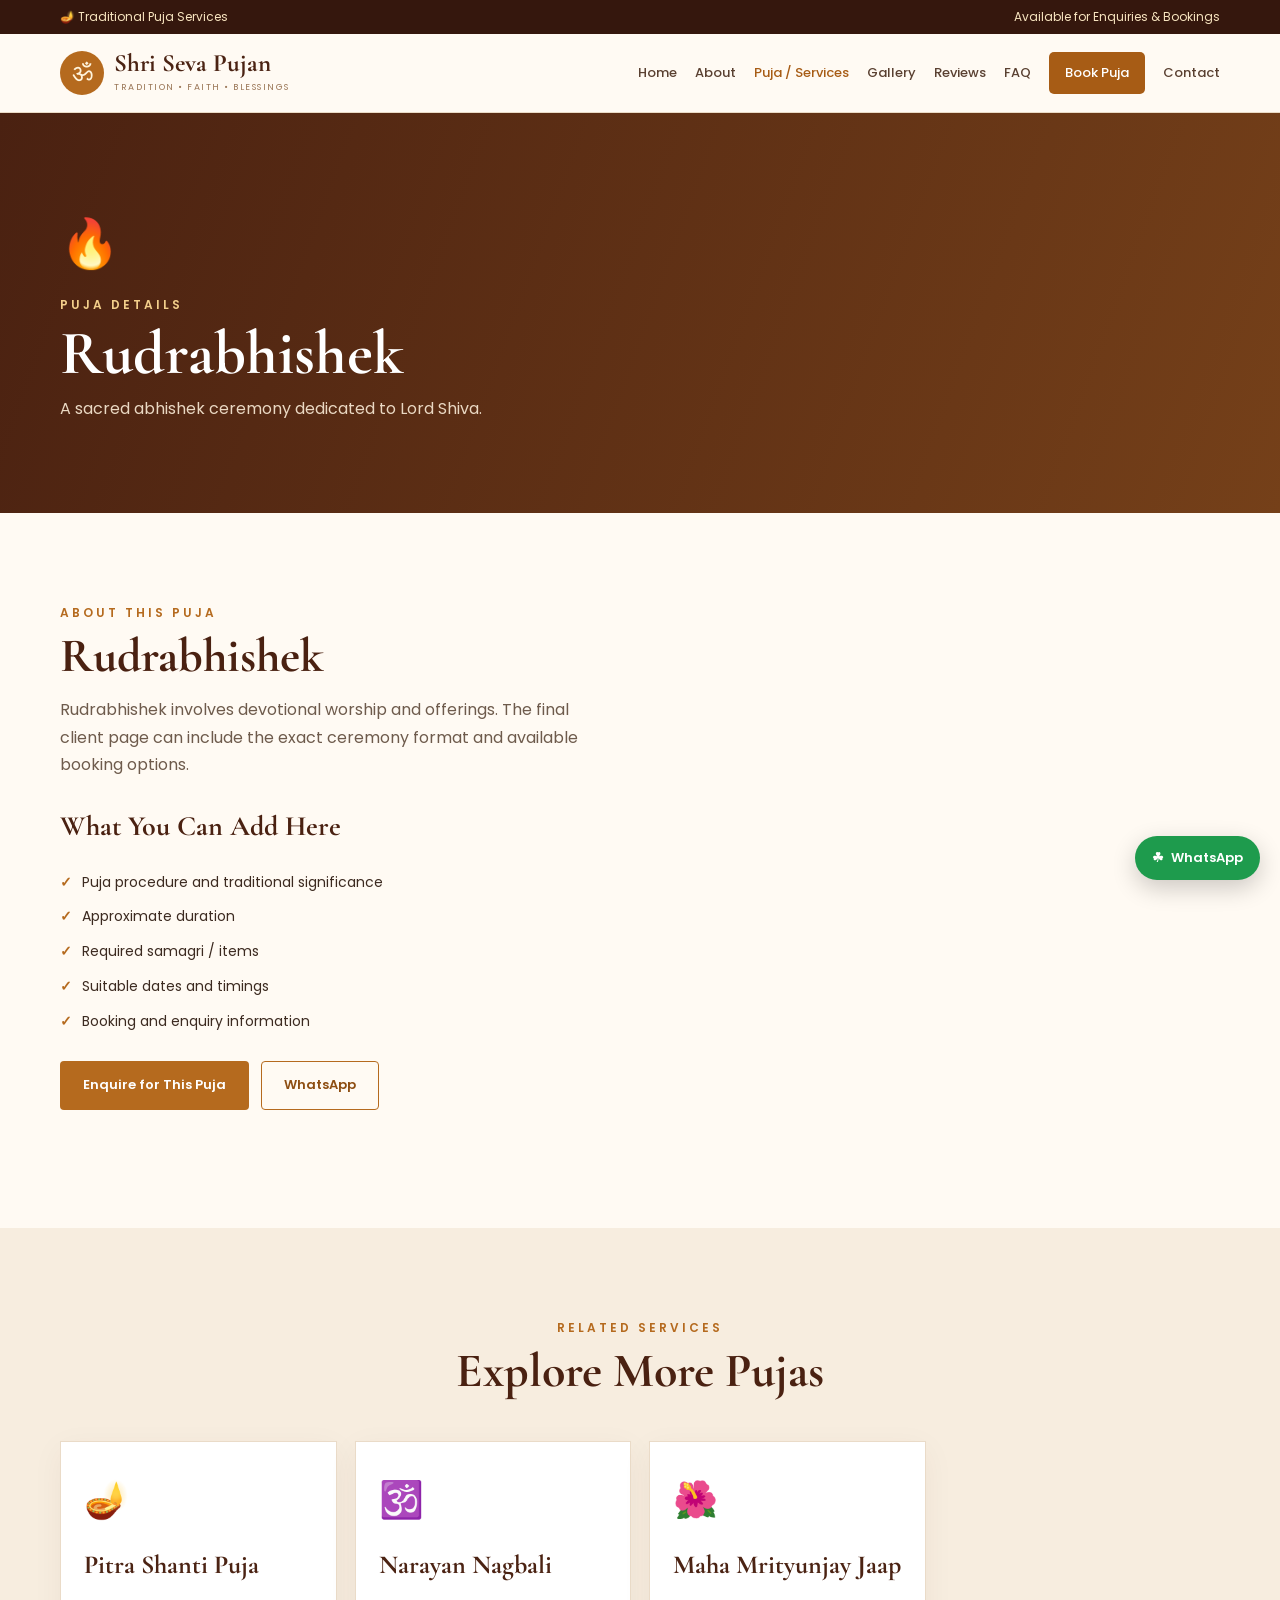
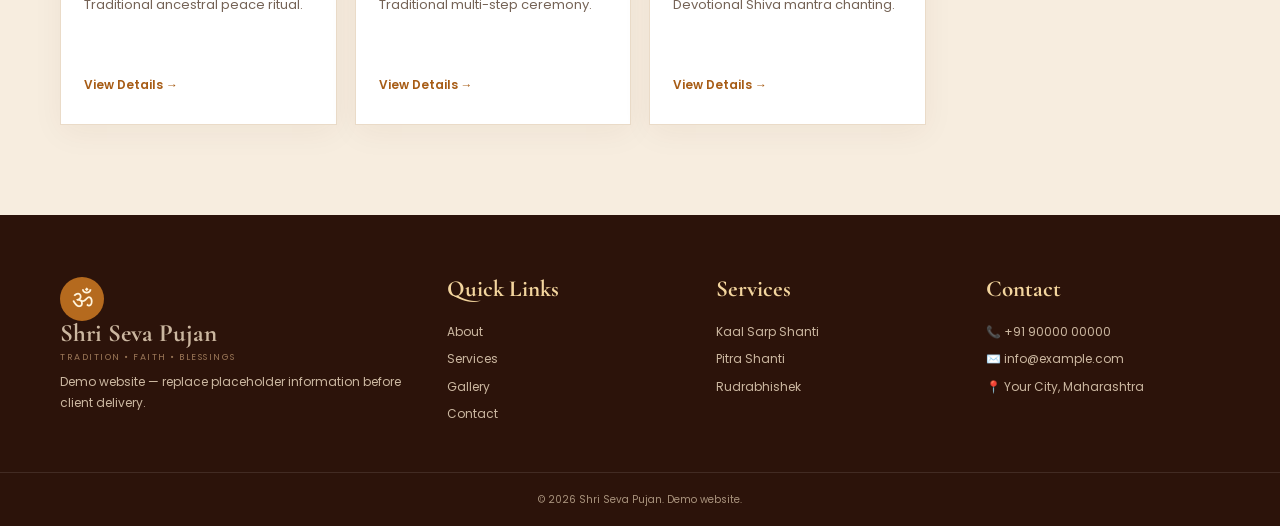
<file: service-rudrabhishek.html>
<!DOCTYPE html><html lang="en"><head><meta charset="UTF-8"><meta name="viewport" content="width=device-width,initial-scale=1.0"><title>Rudrabhishek | Shri Seva Pujan</title><link rel="preconnect" href="https://fonts.googleapis.com"><link rel="preconnect" href="https://fonts.gstatic.com" crossorigin><link href="https://fonts.googleapis.com/css2?family=Cormorant+Garamond:wght@500;600;700&family=Poppins:wght@300;400;500;600;700&display=swap" rel="stylesheet"><link rel="stylesheet" href="style.css"></head><body>
<div class="topbar"><div class="container topbar-inner"><span>🪔 Traditional Puja Services</span><span>Available for Enquiries & Bookings</span></div></div><header class="header"><div class="container nav-wrap"><a class="brand" href="index.html"><span class="brand-mark">ॐ</span><span><strong>Shri Seva Pujan</strong><small>Tradition • Faith • Blessings</small></span></a><button class="menu-toggle">☰</button><nav class="nav"><a href="index.html">Home</a><a href="about.html">About</a><a class="active" href="services.html">Puja / Services</a><a href="gallery.html">Gallery</a><a href="reviews.html">Reviews</a><a href="faq.html">FAQ</a><a href="booking.html" class="nav-cta">Book Puja</a><a href="contact.html">Contact</a></nav></div></header>
<section class="page-hero"><div class="container"><span class="service-big-icon">🔥</span><span class="eyebrow">PUJA DETAILS</span><h1>Rudrabhishek</h1><p>A sacred abhishek ceremony dedicated to Lord Shiva.</p></div></section>
<section class="section"><div class="container service-detail"><div><span class="eyebrow">ABOUT THIS PUJA</span><h2>Rudrabhishek</h2><p>Rudrabhishek involves devotional worship and offerings. The final client page can include the exact ceremony format and available booking options.</p><h3>What You Can Add Here</h3><ul class="check-list"><li><span>✓</span> Puja procedure and traditional significance</li><li><span>✓</span> Approximate duration</li><li><span>✓</span> Required samagri / items</li><li><span>✓</span> Suitable dates and timings</li><li><span>✓</span> Booking and enquiry information</li></ul><div class="hero-actions"><a href="booking.html?service=Rudrabhishek" class="btn btn-primary">Enquire for This Puja</a><a href="https://wa.me/919000000000?text=Hello%2C%20I%20want%20to%20enquire%20about%20Rudrabhishek" class="btn btn-outline" target="_blank">WhatsApp</a></div></div></div></section>
<section class="section soft-bg"><div class="container"><div class="section-heading"><span class="eyebrow">RELATED SERVICES</span><h2>Explore More Pujas</h2></div><div class="service-grid"><article class="service-card"><div class="service-icon">🪔</div><h3>Pitra Shanti Puja</h3><p>Traditional ancestral peace ritual.</p><a href="service-pitra-shanti.html">View Details →</a></article><article class="service-card"><div class="service-icon">🕉️</div><h3>Narayan Nagbali</h3><p>Traditional multi-step ceremony.</p><a href="service-narayan-nagbali.html">View Details →</a></article><article class="service-card"><div class="service-icon">🌺</div><h3>Maha Mrityunjay Jaap</h3><p>Devotional Shiva mantra chanting.</p><a href="service-maha-mrityunjay.html">View Details →</a></article></div></div></section>
<footer class="footer"><div class="container footer-grid"><div><a class="brand footer-brand" href="index.html"><span class="brand-mark">ॐ</span><span><strong>Shri Seva Pujan</strong><small>Tradition • Faith • Blessings</small></span></a><p>Demo website — replace placeholder information before client delivery.</p></div><div><h4>Quick Links</h4><a href="about.html">About</a><a href="services.html">Services</a><a href="gallery.html">Gallery</a><a href="contact.html">Contact</a></div><div><h4>Services</h4><a href="service-kaal-sarp.html">Kaal Sarp Shanti</a><a href="service-pitra-shanti.html">Pitra Shanti</a><a href="service-rudrabhishek.html">Rudrabhishek</a></div><div><h4>Contact</h4><p>📞 +91 90000 00000</p><p>✉️ info@example.com</p><p>📍 Your City, Maharashtra</p></div></div><div class="copyright">© 2026 Shri Seva Pujan. Demo website.</div></footer><a class="whatsapp" href="https://wa.me/919000000000" target="_blank">☘<span>WhatsApp</span></a><script src="script.js"></script></body></html>
</file>
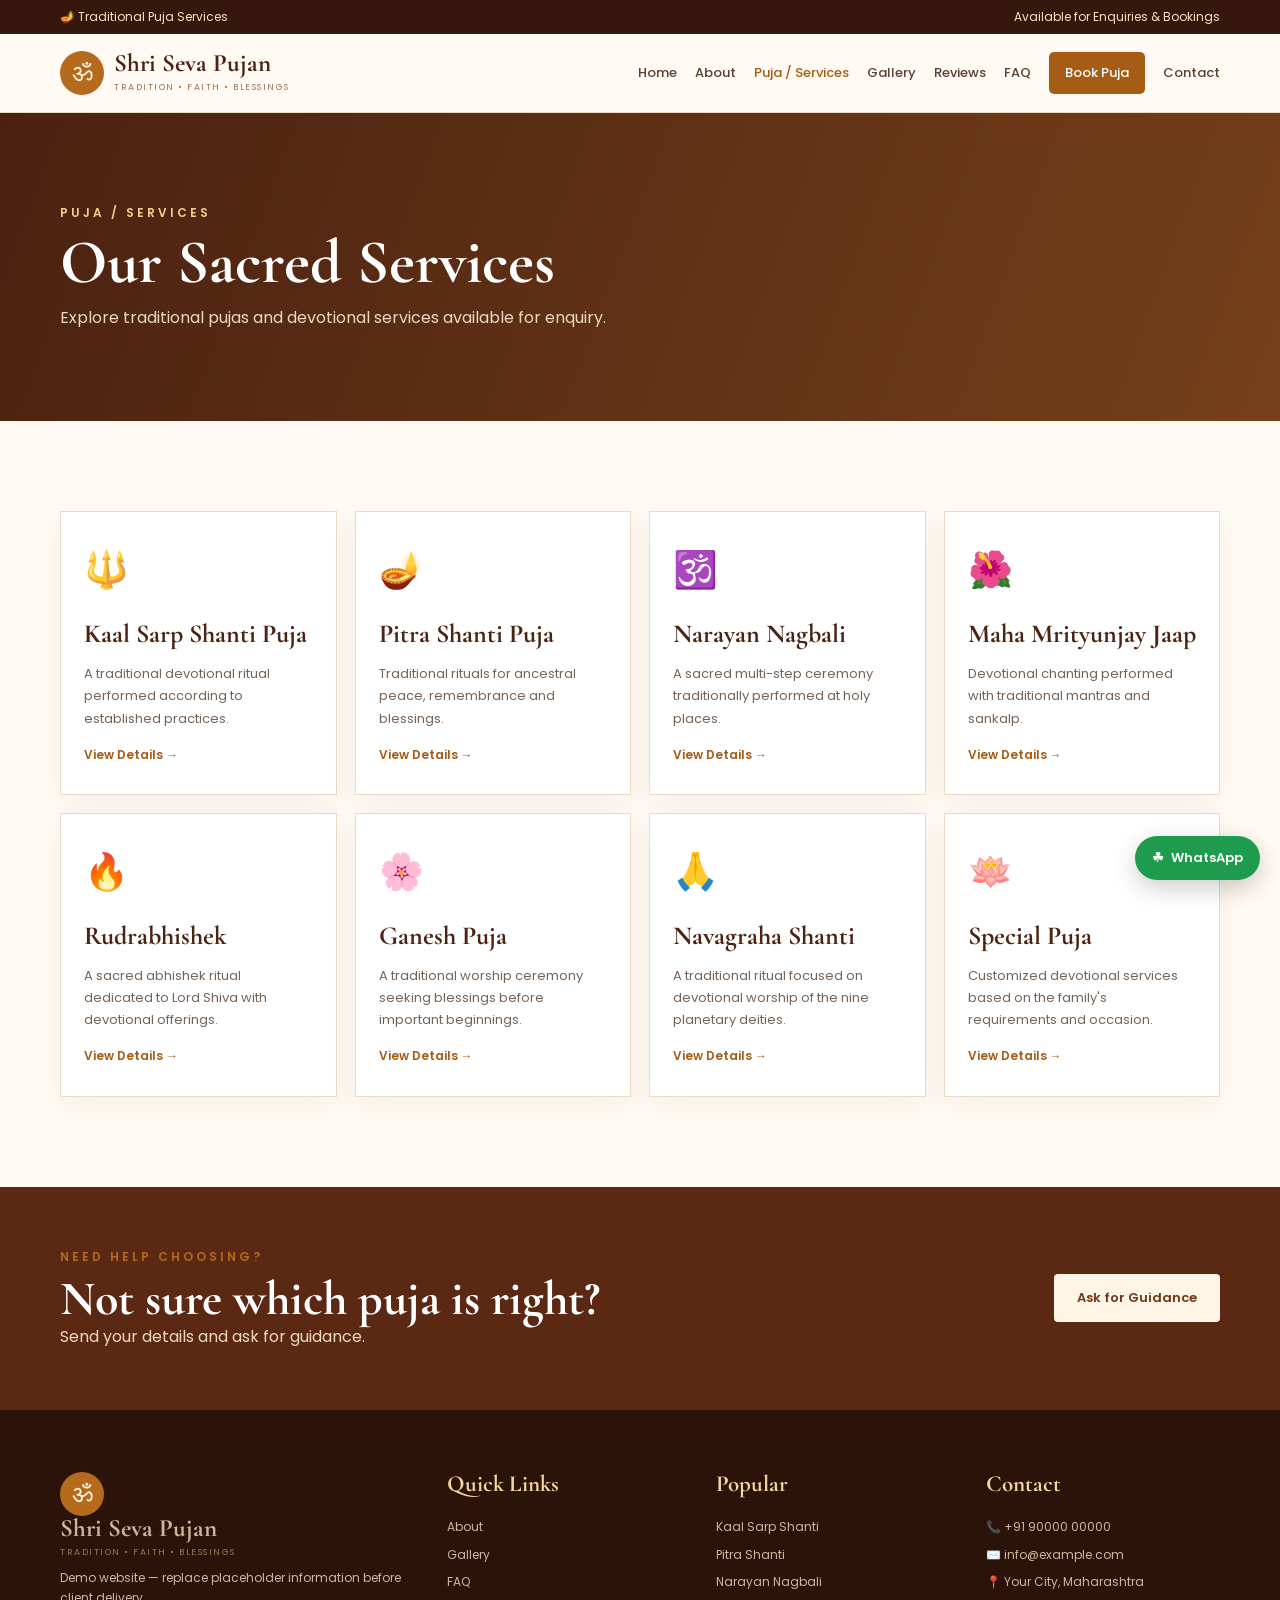
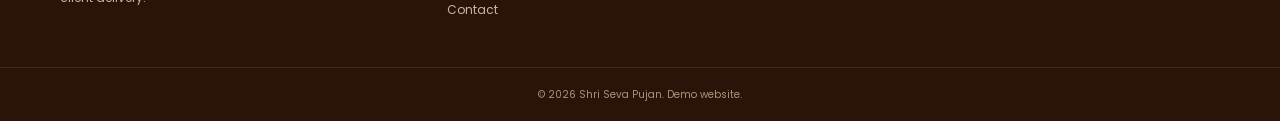
<file: services.html>
<!DOCTYPE html><html lang="en"><head><meta charset="UTF-8"><meta name="viewport" content="width=device-width,initial-scale=1.0"><title>Puja & Services | Shri Seva Pujan</title><link rel="preconnect" href="https://fonts.googleapis.com"><link rel="preconnect" href="https://fonts.gstatic.com" crossorigin><link href="https://fonts.googleapis.com/css2?family=Cormorant+Garamond:wght@500;600;700&family=Poppins:wght@300;400;500;600;700&display=swap" rel="stylesheet"><link rel="stylesheet" href="style.css"></head><body>
<div class="topbar"><div class="container topbar-inner"><span>🪔 Traditional Puja Services</span><span>Available for Enquiries & Bookings</span></div></div><header class="header"><div class="container nav-wrap"><a class="brand" href="index.html"><span class="brand-mark">ॐ</span><span><strong>Shri Seva Pujan</strong><small>Tradition • Faith • Blessings</small></span></a><button class="menu-toggle">☰</button><nav class="nav"><a href="index.html">Home</a><a href="about.html">About</a><a class="active" href="services.html">Puja / Services</a><a href="gallery.html">Gallery</a><a href="reviews.html">Reviews</a><a href="faq.html">FAQ</a><a href="booking.html" class="nav-cta">Book Puja</a><a href="contact.html">Contact</a></nav></div></header>
<section class="page-hero"><div class="container"><span class="eyebrow">PUJA / SERVICES</span><h1>Our Sacred Services</h1><p>Explore traditional pujas and devotional services available for enquiry.</p></div></section>
<section class="section"><div class="container"><div class="service-grid services-page"><article class="service-card"><div class="service-icon">🔱</div><h3>Kaal Sarp Shanti Puja</h3><p>A traditional devotional ritual performed according to established practices.</p><a href="service-kaal-sarp.html">View Details →</a></article><article class="service-card"><div class="service-icon">🪔</div><h3>Pitra Shanti Puja</h3><p>Traditional rituals for ancestral peace, remembrance and blessings.</p><a href="service-pitra-shanti.html">View Details →</a></article><article class="service-card"><div class="service-icon">🕉️</div><h3>Narayan Nagbali</h3><p>A sacred multi-step ceremony traditionally performed at holy places.</p><a href="service-narayan-nagbali.html">View Details →</a></article><article class="service-card"><div class="service-icon">🌺</div><h3>Maha Mrityunjay Jaap</h3><p>Devotional chanting performed with traditional mantras and sankalp.</p><a href="service-maha-mrityunjay.html">View Details →</a></article><article class="service-card"><div class="service-icon">🔥</div><h3>Rudrabhishek</h3><p>A sacred abhishek ritual dedicated to Lord Shiva with devotional offerings.</p><a href="service-rudrabhishek.html">View Details →</a></article><article class="service-card"><div class="service-icon">🌸</div><h3>Ganesh Puja</h3><p>A traditional worship ceremony seeking blessings before important beginnings.</p><a href="service-ganesh-puja.html">View Details →</a></article><article class="service-card"><div class="service-icon">🙏</div><h3>Navagraha Shanti</h3><p>A traditional ritual focused on devotional worship of the nine planetary deities.</p><a href="service-navagraha.html">View Details →</a></article><article class="service-card"><div class="service-icon">🪷</div><h3>Special Puja</h3><p>Customized devotional services based on the family's requirements and occasion.</p><a href="booking.html">View Details →</a></article></div></div></section>
<section class="cta-section"><div class="container cta-box"><div><span class="eyebrow">NEED HELP CHOOSING?</span><h2>Not sure which puja is right?</h2><p>Send your details and ask for guidance.</p></div><a href="booking.html" class="btn btn-light">Ask for Guidance</a></div></section>
<footer class="footer"><div class="container footer-grid"><div><a class="brand footer-brand" href="index.html"><span class="brand-mark">ॐ</span><span><strong>Shri Seva Pujan</strong><small>Tradition • Faith • Blessings</small></span></a><p>Demo website — replace placeholder information before client delivery.</p></div><div><h4>Quick Links</h4><a href="about.html">About</a><a href="gallery.html">Gallery</a><a href="faq.html">FAQ</a><a href="contact.html">Contact</a></div><div><h4>Popular</h4><a href="service-kaal-sarp.html">Kaal Sarp Shanti</a><a href="service-pitra-shanti.html">Pitra Shanti</a><a href="service-narayan-nagbali.html">Narayan Nagbali</a></div><div><h4>Contact</h4><p>📞 +91 90000 00000</p><p>✉️ info@example.com</p><p>📍 Your City, Maharashtra</p></div></div><div class="copyright">© 2026 Shri Seva Pujan. Demo website.</div></footer><a class="whatsapp" href="https://wa.me/919000000000" target="_blank">☘<span>WhatsApp</span></a><script src="script.js"></script></body></html>
</file>
<file: style.css>
*{margin:0;padding:0;box-sizing:border-box}html{scroll-behavior:smooth}body{font-family:Poppins,sans-serif;color:#3c2a20;background:#fffaf3;line-height:1.7}a{text-decoration:none;color:inherit}.container{width:min(1160px,92%);margin:auto}.topbar{background:#35170d;color:#f7e4bf;font-size:12px}.topbar-inner{display:flex;justify-content:space-between;padding:7px 0}.header{background:#fffaf3;border-bottom:1px solid #eadbc6;position:sticky;top:0;z-index:100}.nav-wrap{min-height:78px;display:flex;align-items:center;justify-content:space-between;gap:20px}.brand{display:flex;align-items:center;gap:10px;color:#4b2313}.brand-mark{width:44px;height:44px;border-radius:50%;display:grid;place-items:center;background:#b56a1e;color:#fff4dc;font-family:serif;font-size:25px}.brand strong{display:block;font-family:"Cormorant Garamond",serif;font-size:25px;line-height:1}.brand small{display:block;font-size:9px;letter-spacing:1.5px;text-transform:uppercase;color:#9a7657;margin-top:4px}.nav{display:flex;align-items:center;gap:18px;font-size:13px;font-weight:500}.nav a{padding:9px 0;color:#5a4031}.nav a:hover,.nav a.active{color:#a75c15}.nav-cta{background:#a75c15!important;color:#fff!important;padding:10px 16px!important;border-radius:5px}.menu-toggle{display:none;border:0;background:none;font-size:28px;color:#4b2313}.hero{min-height:650px;background:linear-gradient(90deg,rgba(35,14,7,.84),rgba(35,14,7,.38));display:flex;align-items:center;color:white}.hero-content{padding:80px 0}.eyebrow{font-size:12px;letter-spacing:3px;font-weight:600;color:#b56a1e;display:block;margin-bottom:8px}.hero .eyebrow,.page-hero .eyebrow{color:#f3cf8b}.hero h1{font-family:"Cormorant Garamond",serif;font-size:clamp(48px,7vw,82px);line-height:.98;max-width:760px;margin:10px 0 22px}.hero h1 span{color:#f2cf91}.hero p{max-width:610px;font-size:17px;color:#f8eee2}.hero-actions{display:flex;gap:12px;flex-wrap:wrap;margin:28px 0}.btn{display:inline-flex;align-items:center;justify-content:center;padding:12px 22px;border-radius:4px;font-size:13px;font-weight:600;border:1px solid transparent;transition:.25s}.btn-primary{background:#b56a1e;color:white}.btn-primary:hover{background:#914e10;transform:translateY(-2px)}.btn-light{background:#fff5e6;color:#6e3718}.btn-outline{border-color:#b56a1e;color:#8e4e12;background:transparent}.btn-outline:hover{background:#b56a1e;color:white}.hero-trust{display:flex;gap:25px;flex-wrap:wrap;font-size:12px;color:#f8e8cf}.stats{background:#4a2111;color:#fff3de}.stats-grid{display:grid;grid-template-columns:repeat(4,1fr)}.stats-grid>div{padding:27px 15px;text-align:center;border-right:1px solid rgba(255,255,255,.12)}.stats strong{display:block;font-family:"Cormorant Garamond",serif;font-size:38px;color:#f0c77f}.stats span{font-size:11px;letter-spacing:1px;text-transform:uppercase;color:#e9d5ba}.section{padding:90px 0}.soft-bg{background:#f7eddf}.section-heading{text-align:center;max-width:700px;margin:0 auto 45px}.section-heading h2,.split-content h2,.two-col h2,.contact-grid h2,.booking-side h2{font-family:"Cormorant Garamond",serif;font-size:48px;line-height:1.05;color:#4a2111;margin:6px 0 10px}.section-heading p{color:#7a6557}.service-grid{display:grid;grid-template-columns:repeat(4,1fr);gap:18px}.service-card{background:white;border:1px solid #eadbc8;padding:27px 23px;box-shadow:0 8px 30px rgba(78,42,20,.05);transition:.3s}.service-card:hover{transform:translateY(-5px);box-shadow:0 15px 35px rgba(78,42,20,.1)}.service-icon{font-size:36px;margin-bottom:12px}.service-card h3{font-family:"Cormorant Garamond",serif;font-size:26px;color:#4b2313;margin-bottom:7px}.service-card p{font-size:13px;color:#756356;min-height:66px}.service-card a{display:inline-block;color:#a75c15;font-size:12px;font-weight:600;margin-top:15px}.center{text-align:center;margin-top:38px}.split-section{display:grid;grid-template-columns:1fr 1fr;background:#efe0cd}.split-image{min-height:0;display:none}.split-content{padding:80px 9%}.split-content p{color:#6e5b4c;margin-bottom:20px}.check-list{list-style:none;margin:20px 0 28px}.check-list li{display:flex;gap:10px;margin:11px 0;font-size:14px}.check-list span{color:#b56a1e;font-weight:700}.steps{display:grid;grid-template-columns:repeat(4,1fr);gap:18px}.step{padding:25px;background:white;border:1px solid #eadbc8}.step b{font-family:"Cormorant Garamond",serif;color:#b56a1e;font-size:30px}.step h3{font-family:"Cormorant Garamond",serif;font-size:25px;color:#4a2111}.step p{font-size:13px;color:#756356}.cta-section{background:#5a2813;color:white;padding:60px 0}.cta-box{display:flex;justify-content:space-between;align-items:center;gap:25px}.cta-box h2{font-family:"Cormorant Garamond",serif;font-size:48px;line-height:1}.cta-box p{color:#edd9c1}.page-hero{padding:90px 0;background:linear-gradient(110deg,#4a2111,#754019);color:white}.page-hero h1{font-family:"Cormorant Garamond",serif;font-size:62px;line-height:1}.page-hero p{margin-top:10px;color:#ead8c3}.two-col{display:grid;grid-template-columns:1fr 1fr;gap:65px;align-items:center}.about-photo{display:none}.two-col p{color:#6e5b4c;margin:14px 0}.value-grid{display:grid;grid-template-columns:repeat(4,1fr);gap:18px}.value-card{background:white;border:1px solid #eadbc8;text-align:center;padding:28px 20px}.value-card>span{font-size:34px}.value-card h3{font-family:"Cormorant Garamond",serif;font-size:25px;color:#4a2111}.value-card p{font-size:13px;color:#756356}.large-stats{background:transparent;color:#4a2111}.large-stats>div{border:1px solid #eadbc8;background:white}.large-stats strong{color:#a75c15}.large-stats span{color:#756356}.no-photo-gallery{min-height:300px;border:1px solid #eadbc8;background:#fff;display:grid;place-items:center;text-align:center;padding:45px}.no-photo-gallery>div{max-width:520px}.no-photo-gallery span{width:74px;height:74px;border-radius:50%;display:grid;place-items:center;margin:0 auto 18px;background:#b56a1e;color:#fff4dc;font-family:serif;font-size:40px}.no-photo-gallery h3{font-family:"Cormorant Garamond",serif;font-size:34px;color:#4a2111;margin-bottom:8px}.no-photo-gallery p{font-size:13px;color:#756356}.review-summary{display:grid;grid-template-columns:250px 1fr;gap:35px;align-items:center;max-width:900px;margin:0 auto 50px;background:white;border:1px solid #eadbc8;padding:30px}.review-summary>div:first-child{text-align:center;border-right:1px solid #eadbc8}.review-summary strong{font-family:"Cormorant Garamond",serif;font-size:65px;color:#a75c15}.stars{color:#d78a22;letter-spacing:2px}.review-grid{display:grid;grid-template-columns:repeat(3,1fr);gap:18px}.review-card{background:white;border:1px solid #eadbc8;padding:28px}.review-card p{font-size:14px;font-style:italic;color:#665548;margin:15px 0}.reviewer{display:flex;gap:12px;align-items:center}.reviewer>span{width:40px;height:40px;border-radius:50%;background:#ead0a9;color:#6e3718;display:grid;place-items:center;font-weight:600}.reviewer b,.reviewer small{display:block}.reviewer small{font-size:10px;color:#8b7767}.faq-list{max-width:850px}.faq-list details{background:white;border:1px solid #eadbc8;margin-bottom:12px;padding:0 22px}.faq-list summary{cursor:pointer;list-style:none;font-weight:600;padding:20px 0;color:#4a2111}.faq-list summary::-webkit-details-marker{display:none}.faq-list summary:after{content:"+";float:right;color:#a75c15;font-size:22px}.faq-list details[open] summary:after{content:"−"}.faq-list p{padding:0 0 20px;color:#6e5b4c;font-size:14px}.booking-layout{display:grid;grid-template-columns:1.6fr .8fr;gap:28px;align-items:start}.form-card,.booking-side{background:white;border:1px solid #eadbc8;padding:32px}.form-grid{display:grid;grid-template-columns:1fr 1fr;gap:18px;margin-bottom:20px}.form-grid label{font-size:12px;font-weight:600;color:#5d4637}.form-grid .full{grid-column:1/-1}.form-grid input,.form-grid select,.form-grid textarea{display:block;width:100%;margin-top:7px;padding:12px 13px;border:1px solid #dccab4;background:#fffdf9;font:inherit;font-size:13px;outline:none}.form-grid input:focus,.form-grid select:focus,.form-grid textarea:focus{border-color:#b56a1e}.form-note{font-size:11px;color:#8a7563;margin-top:12px}.form-message{margin-top:15px;padding:12px;background:#edf7ed;color:#38623b;display:none}.side-divider{height:1px;background:#eadbc8;margin:28px 0}.booking-side p{font-size:13px;color:#6e5b4c;margin:10px 0 18px}.contact-grid{display:grid;grid-template-columns:1fr 1fr;gap:60px;align-items:center}.contact-grid>div>p{color:#6e5b4c;margin-bottom:22px}.contact-list{margin:20px 0 28px}.contact-list>div{display:flex;gap:15px;padding:13px 0;border-bottom:1px solid #eadbc8}.contact-list>div>span{font-size:23px}.contact-list b{font-size:12px}.contact-list p{font-size:13px;color:#6e5b4c}.map-box{min-height:470px;background:linear-gradient(rgba(80,45,20,.12),rgba(80,45,20,.12)),repeating-linear-gradient(45deg,#eadbc8 0 2px,#f7eddf 2px 12px);display:grid;place-items:center;text-align:center;padding:40px}.map-box div{background:white;padding:35px;max-width:360px;box-shadow:0 10px 30px rgba(0,0,0,.08)}.map-box span{font-size:38px}.map-box h3{font-family:"Cormorant Garamond",serif;font-size:30px;color:#4a2111}.map-box p{font-size:13px;color:#756356;margin:8px 0 15px}.map-box a{color:#a75c15;font-size:12px;font-weight:600}.hours{display:grid;grid-template-columns:repeat(3,1fr);gap:18px}.hours div{background:white;border:1px solid #eadbc8;padding:25px;text-align:center}.hours b,.hours span{display:block}.hours span{font-size:13px;color:#756356;margin-top:6px}.service-big-icon{font-size:48px;display:block;margin-bottom:10px}.service-detail{display:grid;grid-template-columns:1fr 1fr;gap:60px;align-items:center}.detail-image{display:none}.service-detail h2{font-family:"Cormorant Garamond",serif;font-size:48px;color:#4a2111;line-height:1.05}.service-detail h3{font-family:"Cormorant Garamond",serif;font-size:28px;color:#4a2111;margin-top:25px}.service-detail p{color:#6e5b4c;margin:15px 0}.footer{background:#2c130a;color:#dbc7af;padding:55px 0 0}.footer-grid{display:grid;grid-template-columns:1.5fr 1fr 1fr 1fr;gap:35px}.footer-brand{color:#fff0d7}.footer h4{color:#f3d59e;margin-bottom:13px;font-family:"Cormorant Garamond",serif;font-size:23px}.footer p,.footer a{font-size:12px;color:#cbb7a0;display:block;margin:7px 0}.footer a:hover{color:#f3d59e}.copyright{text-align:center;border-top:1px solid rgba(255,255,255,.1);margin-top:40px;padding:18px;font-size:10px;color:#a9937d}.whatsapp{position:fixed;right:20px;bottom:20px;background:#1e9b4d;color:white;border-radius:50px;padding:11px 17px;display:flex;gap:7px;align-items:center;z-index:90;box-shadow:0 8px 25px rgba(0,0,0,.2);font-size:13px;font-weight:600}.whatsapp:first-letter{color:white}
@media(max-width:950px){.nav{gap:10px}.service-grid{grid-template-columns:repeat(2,1fr)}.steps,.value-grid{grid-template-columns:repeat(2,1fr)}.footer-grid{grid-template-columns:repeat(2,1fr)}}
@media(max-width:760px){.topbar-inner{font-size:10px}.topbar-inner span:last-child{display:none}.nav-wrap{min-height:68px}.menu-toggle{display:block}.nav{position:absolute;left:0;right:0;top:68px;background:#fffaf3;border-top:1px solid #eadbc6;display:none;flex-direction:column;align-items:stretch;padding:10px 5%;box-shadow:0 15px 25px rgba(0,0,0,.08)}.nav.open{display:flex}.nav a{padding:11px 0}.hero{min-height:600px}.hero h1{font-size:52px}.hero-trust{gap:10px;flex-direction:column}.stats-grid{grid-template-columns:repeat(2,1fr)}.stats-grid>div{border-bottom:1px solid rgba(255,255,255,.12)}.section{padding:65px 0}.section-heading h2,.split-content h2,.two-col h2,.contact-grid h2,.booking-side h2{font-size:40px}.split-section,.two-col,.contact-grid,.service-detail,.booking-layout{grid-template-columns:1fr}.split-image{min-height:0;display:none}.split-content{padding:55px 8%}.review-grid{grid-template-columns:1fr}.no-photo-gallery{min-height:300px;border:1px solid #eadbc8;background:#fff;display:grid;place-items:center;text-align:center;padding:45px}.no-photo-gallery>div{max-width:520px}.no-photo-gallery span{width:74px;height:74px;border-radius:50%;display:grid;place-items:center;margin:0 auto 18px;background:#b56a1e;color:#fff4dc;font-family:serif;font-size:40px}.no-photo-gallery h3{font-family:"Cormorant Garamond",serif;font-size:34px;color:#4a2111;margin-bottom:8px}.no-photo-gallery p{font-size:13px;color:#756356}.review-summary{grid-template-columns:1fr}.review-summary>div:first-child{border-right:0;border-bottom:1px solid #eadbc8;padding-bottom:20px}.form-grid{grid-template-columns:1fr}.form-grid .full{grid-column:auto}.cta-box{flex-direction:column;align-items:flex-start}.page-hero h1{font-size:48px}.detail-image{display:none}.hours{grid-template-columns:1fr}.footer-grid{grid-template-columns:1fr}.whatsapp{right:14px;bottom:14px}.service-card p{min-height:auto}}
@media(max-width:480px){.service-grid,.steps,.value-grid{grid-template-columns:1fr}.hero h1{font-size:45px}.brand strong{font-size:21px}}
</file>
